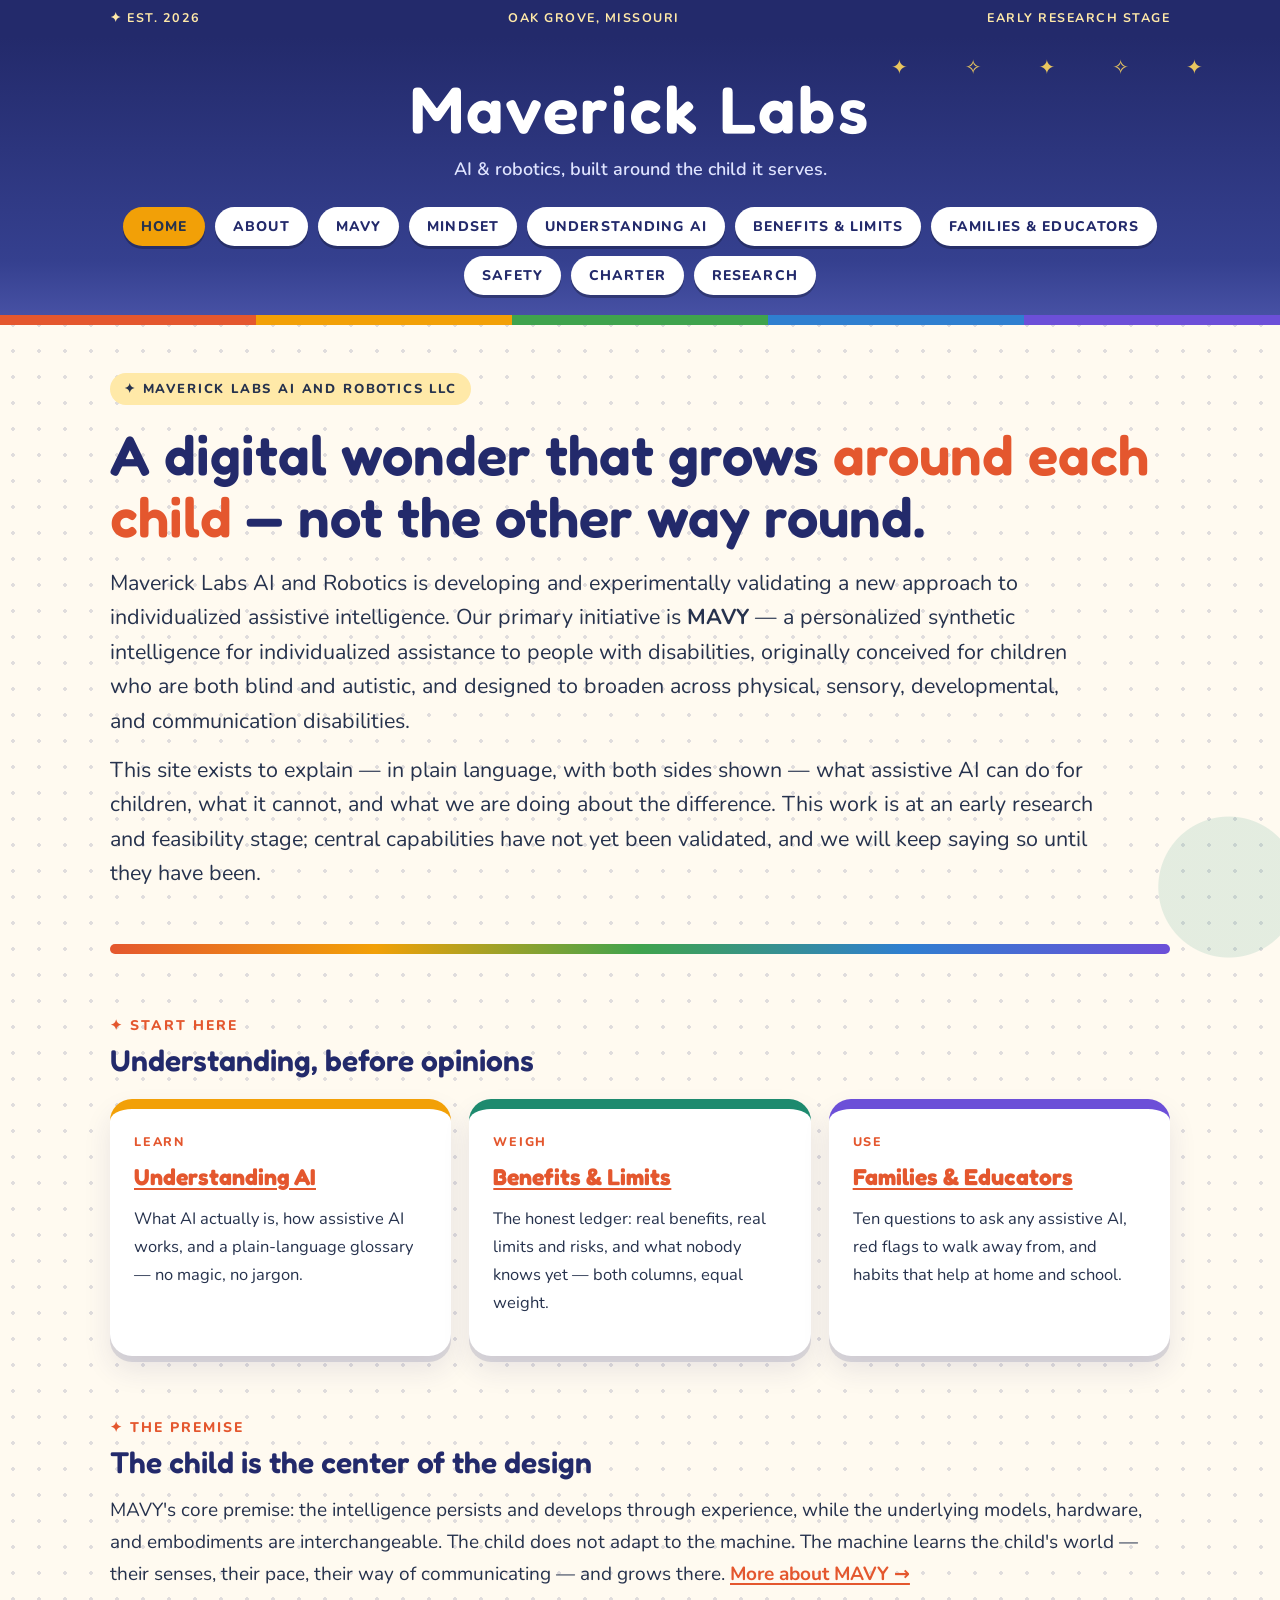
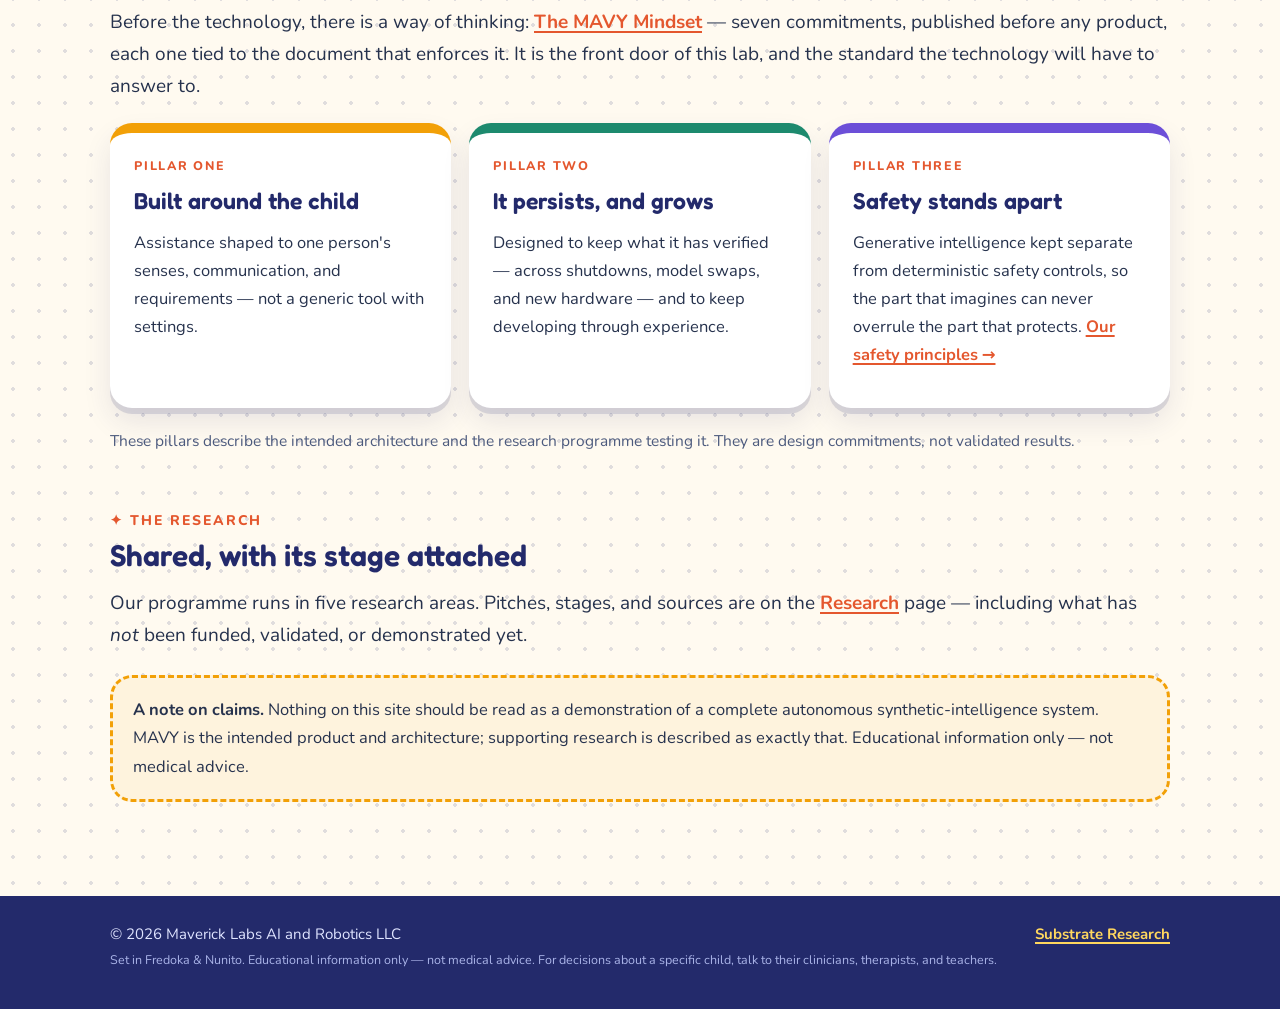
<file: index.html>
<!doctype html><html lang="en"><head><meta charset="utf-8"><meta name="viewport" content="width=device-width,initial-scale=1"><meta name="description" content="Maverick Labs AI and Robotics — developing and experimentally validating a new approach to individualized assistive intelligence. Home of MAVY."><title>Maverick Labs AI and Robotics — A Digital Wonder, Built Around Each Child</title><link rel="canonical" href="https://mavericklabsresearch.org/"><meta property="og:type" content="website"><meta property="og:title" content="Maverick Labs AI and Robotics — A Digital Wonder, Built Around Each Child — Maverick Labs AI and Robotics"><meta property="og:description" content="Maverick Labs AI and Robotics — developing and experimentally validating a new approach to individualized assistive intelligence. Home of MAVY."><meta property="og:url" content="https://mavericklabsresearch.org/"><link rel="preconnect" href="https://fonts.googleapis.com"><link rel="preconnect" href="https://fonts.gstatic.com" crossorigin><link href="https://fonts.googleapis.com/css2?family=Fredoka:wght@500;600&family=Nunito:wght@400;700;800&display=swap" rel="stylesheet"><link rel="stylesheet" href="/assets/site.css"></head><body><a class="skip" href="#main">Skip to content</a><div class="dateline"><div class="container"><span>✦ Est. 2026</span><span>Oak Grove, Missouri</span><span>Early research stage</span></div></div><header><div class="nameplate"><a class="brandname" href="/">Maverick Labs</a><div class="tagline">AI &amp; robotics, built around the child it serves.</div></div><nav class="nav" aria-label="Main navigation"><div class="container"><a href="/" aria-current="page">Home</a><a href="/about/">About</a><a href="/mavy/">MAVY</a><a href="/mindset/">Mindset</a><a href="/understanding-ai/">Understanding AI</a><a href="/benefits-and-limits/">Benefits &amp; Limits</a><a href="/families/">Families &amp; Educators</a><a href="/safety/">Safety</a><a href="/charter/">Charter</a><a href="/research/">Research</a></div></nav><div class="rainbow" aria-hidden="true"></div></header><main id="main">
<section class="pagehead"><div class="container">
<div class="kicker">✦ Maverick Labs AI and Robotics LLC</div>
<h1>A digital wonder that grows <em>around each child</em> — not the other way round.</h1>

<p class="standfirst">Maverick Labs AI and Robotics is developing and experimentally validating a new approach to individualized assistive intelligence. Our primary initiative is <strong>MAVY</strong> — a personalized synthetic intelligence for individualized assistance to people with disabilities, originally conceived for children who are both blind and autistic, and designed to broaden across physical, sensory, developmental, and communication disabilities.</p>
<p class="standfirst">This site exists to explain — in plain language, with both sides shown — what assistive AI can do for children, what it cannot, and what we are doing about the difference. This work is at an early research and feasibility stage; central capabilities have not yet been validated, and we will keep saying so until they have been.</p>
</div></section>
<div class="container"><hr class="rule thick">
<section class="section"><h2><span class="no">✦ Start here</span>Understanding, before opinions</h2>
<div class="cols">
<article><div class="num">Learn</div><h3><a href="/understanding-ai/">Understanding AI</a></h3><p>What AI actually is, how assistive AI works, and a plain-language glossary — no magic, no jargon.</p></article>
<article><div class="num">Weigh</div><h3><a href="/benefits-and-limits/">Benefits &amp; Limits</a></h3><p>The honest ledger: real benefits, real limits and risks, and what nobody knows yet — both columns, equal weight.</p></article>
<article><div class="num">Use</div><h3><a href="/families/">Families &amp; Educators</a></h3><p>Ten questions to ask any assistive AI, red flags to walk away from, and habits that help at home and school.</p></article>
</div></section>
<section class="section"><h2><span class="no">✦ The premise</span>The child is the center of the design</h2>
<p>MAVY's core premise: the intelligence persists and develops through experience, while the underlying models, hardware, and embodiments are interchangeable. The child does not adapt to the machine. The machine learns the child's world — their senses, their pace, their way of communicating — and grows there. <a href="/mavy/">More about MAVY →</a></p>
<p>Before the technology, there is a way of thinking: <a href="/mindset/"><strong>The MAVY Mindset</strong></a> — seven commitments, published before any product, each one tied to the document that enforces it. It is the front door of this lab, and the standard the technology will have to answer to.</p>
<div class="cols">
<article><div class="num">Pillar One</div><h3>Built around the child</h3><p>Assistance shaped to one person's senses, communication, and requirements — not a generic tool with settings.</p></article>
<article><div class="num">Pillar Two</div><h3>It persists, and grows</h3><p>Designed to keep what it has verified — across shutdowns, model swaps, and new hardware — and to keep developing through experience.</p></article>
<article><div class="num">Pillar Three</div><h3>Safety stands apart</h3><p>Generative intelligence kept separate from deterministic safety controls, so the part that imagines can never overrule the part that protects. <a href="/safety/">Our safety principles →</a></p></article>
</div>
<p class="small">These pillars describe the intended architecture and the research programme testing it. They are design commitments, not validated results.</p></section>
<section class="section"><h2><span class="no">✦ The research</span>Shared, with its stage attached</h2>
<p>Our programme runs in five research areas. Pitches, stages, and sources are on the <a href="/research/">Research</a> page — including what has <em>not</em> been funded, validated, or demonstrated yet.</p>
<div class="notice"><strong>A note on claims.</strong> Nothing on this site should be read as a demonstration of a complete autonomous synthetic-intelligence system. MAVY is the intended product and architecture; supporting research is described as exactly that. Educational information only — not medical advice.</div>
</section>

</div></section>
</main><footer class="footer"><div class="container"><div>&copy; 2026 Maverick Labs AI and Robotics LLC<br><span class="colophon">Set in Fredoka &amp; Nunito. Educational information only — not medical advice. For decisions about a specific child, talk to their clinicians, therapists, and teachers.</span></div><div><a href="https://substrateresearch.org/">Substrate Research</a></div></div></footer></body></html>
</file>
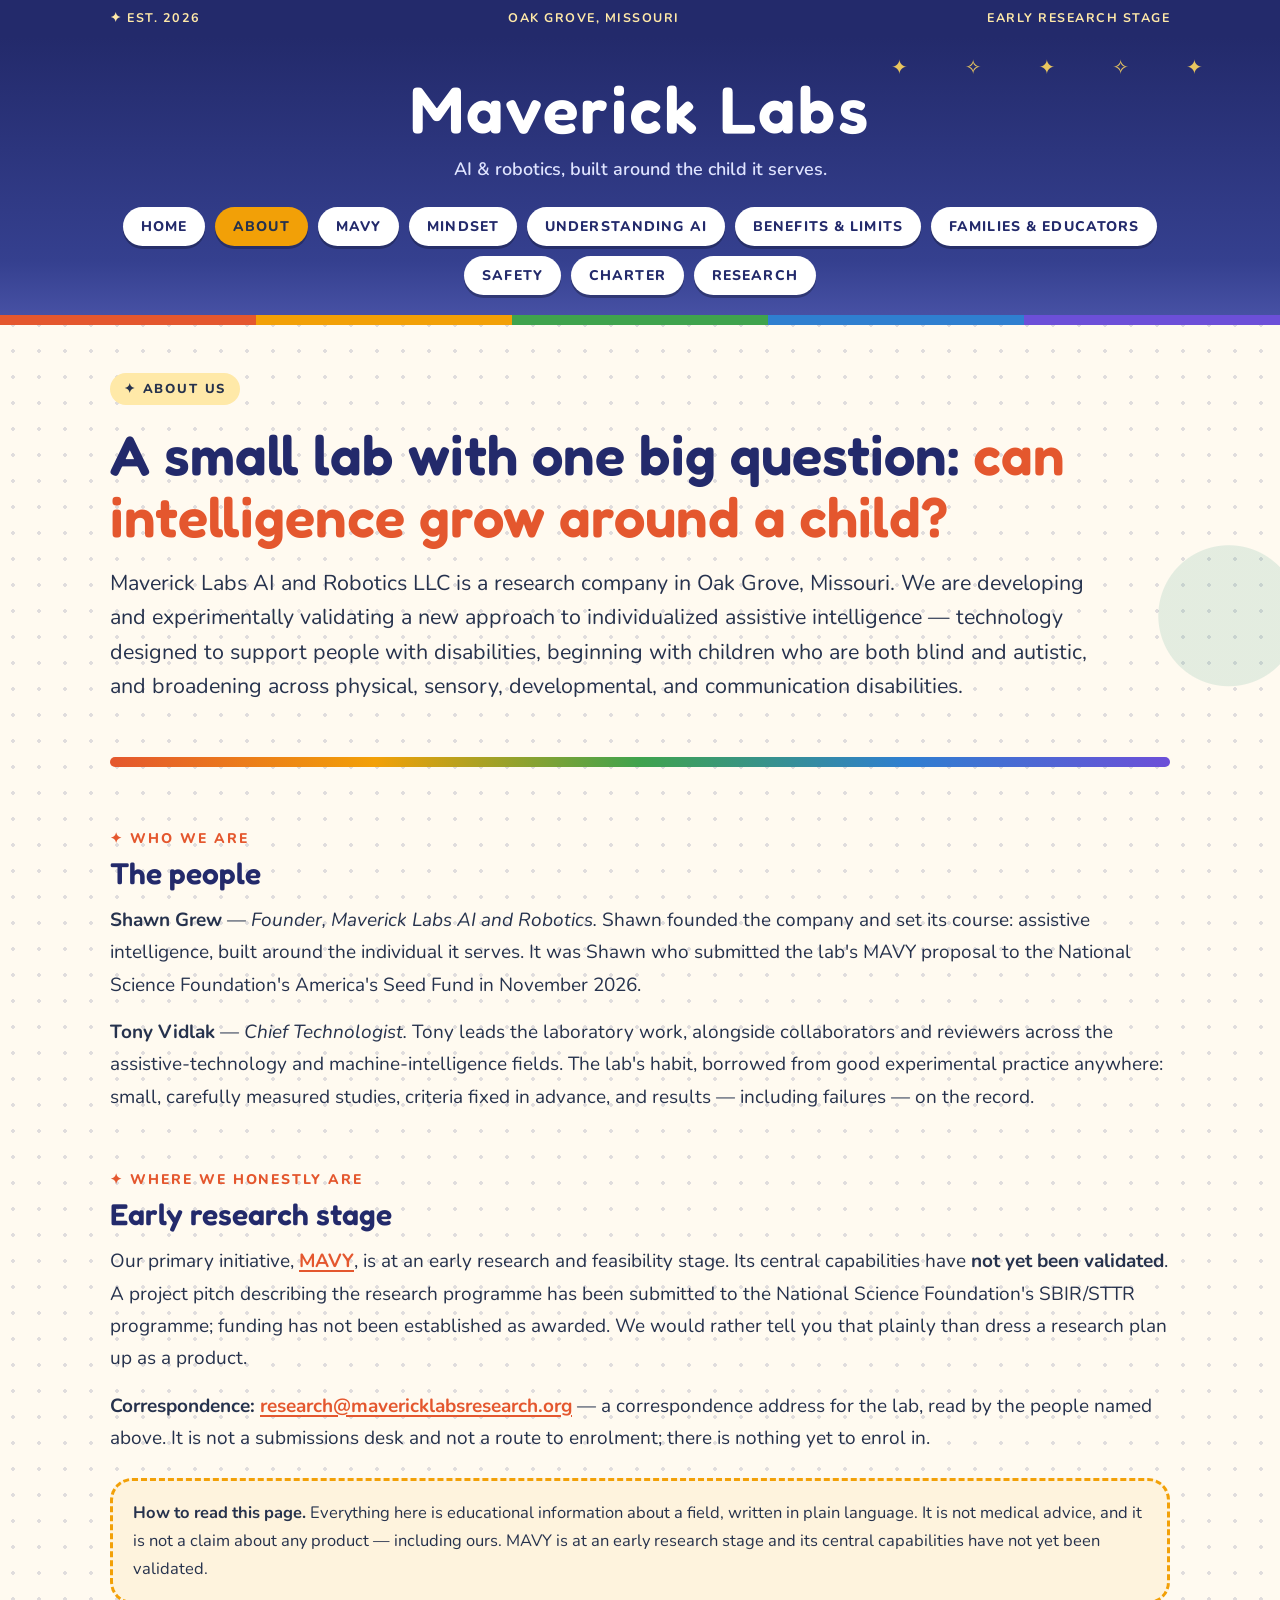
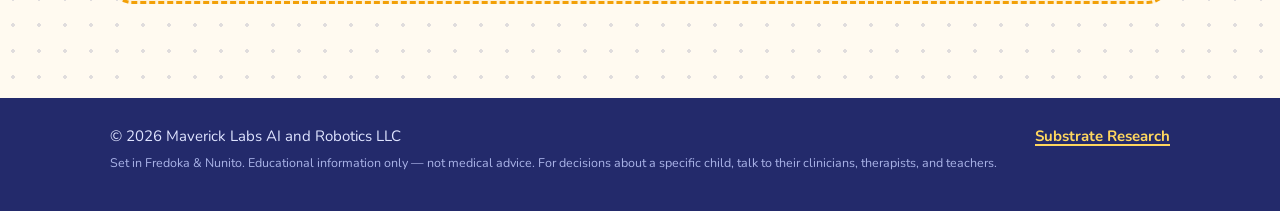
<file: about/index.html>
<!doctype html><html lang="en"><head><meta charset="utf-8"><meta name="viewport" content="width=device-width,initial-scale=1"><meta name="description" content="Who Maverick Labs AI and Robotics is, what we are building, and exactly how far along we are."><title>About Maverick Labs — Maverick Labs AI and Robotics</title><link rel="canonical" href="https://mavericklabsresearch.org/about/"><meta property="og:type" content="website"><meta property="og:title" content="About Maverick Labs — Maverick Labs AI and Robotics"><meta property="og:description" content="Who Maverick Labs AI and Robotics is, what we are building, and exactly how far along we are."><meta property="og:url" content="https://mavericklabsresearch.org/about/"><link rel="preconnect" href="https://fonts.googleapis.com"><link rel="preconnect" href="https://fonts.gstatic.com" crossorigin><link href="https://fonts.googleapis.com/css2?family=Fredoka:wght@500;600&family=Nunito:wght@400;700;800&display=swap" rel="stylesheet"><link rel="stylesheet" href="/assets/site.css"></head><body><a class="skip" href="#main">Skip to content</a><div class="dateline"><div class="container"><span>✦ Est. 2026</span><span>Oak Grove, Missouri</span><span>Early research stage</span></div></div><header><div class="nameplate"><a class="brandname" href="/">Maverick Labs</a><div class="tagline">AI &amp; robotics, built around the child it serves.</div></div><nav class="nav" aria-label="Main navigation"><div class="container"><a href="/">Home</a><a href="/about/" aria-current="page">About</a><a href="/mavy/">MAVY</a><a href="/mindset/">Mindset</a><a href="/understanding-ai/">Understanding AI</a><a href="/benefits-and-limits/">Benefits &amp; Limits</a><a href="/families/">Families &amp; Educators</a><a href="/safety/">Safety</a><a href="/charter/">Charter</a><a href="/research/">Research</a></div></nav><div class="rainbow" aria-hidden="true"></div></header><main id="main">
<section class="pagehead"><div class="container">
<div class="kicker">✦ About us</div>
<h1>A small lab with one big question: <em>can intelligence grow around a child?</em></h1>

<p class="standfirst">Maverick Labs AI and Robotics LLC is a research company in Oak Grove, Missouri. We are developing and experimentally validating a new approach to individualized assistive intelligence — technology designed to support people with disabilities, beginning with children who are both blind and autistic, and broadening across physical, sensory, developmental, and communication disabilities.</p>
</div></section>
<div class="container"><hr class="rule thick">
<section class="section"><h2><span class="no">✦ Who we are</span>The people</h2>
<p><strong>Shawn Grew</strong> — <em>Founder, Maverick Labs AI and Robotics.</em> Shawn founded the company and set its course: assistive intelligence, built around the individual it serves. It was Shawn who submitted the lab's MAVY proposal to the National Science Foundation's America's Seed Fund in November 2026.</p>
<p><strong>Tony Vidlak</strong> — <em>Chief Technologist.</em> Tony leads the laboratory work, alongside collaborators and reviewers across the assistive-technology and machine-intelligence fields. The lab's habit, borrowed from good experimental practice anywhere: small, carefully measured studies, criteria fixed in advance, and results — including failures — on the record.</p></section>
<section class="section"><h2><span class="no">✦ Where we honestly are</span>Early research stage</h2>
<p>Our primary initiative, <a href="/mavy/">MAVY</a>, is at an early research and feasibility stage. Its central capabilities have <strong>not yet been validated</strong>. A project pitch describing the research programme has been submitted to the National Science Foundation's SBIR/STTR programme; funding has not been established as awarded. We would rather tell you that plainly than dress a research plan up as a product.</p>
<p><strong>Correspondence:</strong> <a href="mailto:research@mavericklabsresearch.org">research@mavericklabsresearch.org</a> — a correspondence address for the lab, read by the people named above. It is not a submissions desk and not a route to enrolment; there is nothing yet to enrol in.</p>
<div class="notice"><strong>How to read this page.</strong> Everything here is educational information about a field, written in plain language. It is not medical advice, and it is not a claim about any product — including ours. MAVY is at an early research stage and its central capabilities have not yet been validated.</div>
</section>

</div></section>
</main><footer class="footer"><div class="container"><div>&copy; 2026 Maverick Labs AI and Robotics LLC<br><span class="colophon">Set in Fredoka &amp; Nunito. Educational information only — not medical advice. For decisions about a specific child, talk to their clinicians, therapists, and teachers.</span></div><div><a href="https://substrateresearch.org/">Substrate Research</a></div></div></footer></body></html>
</file>
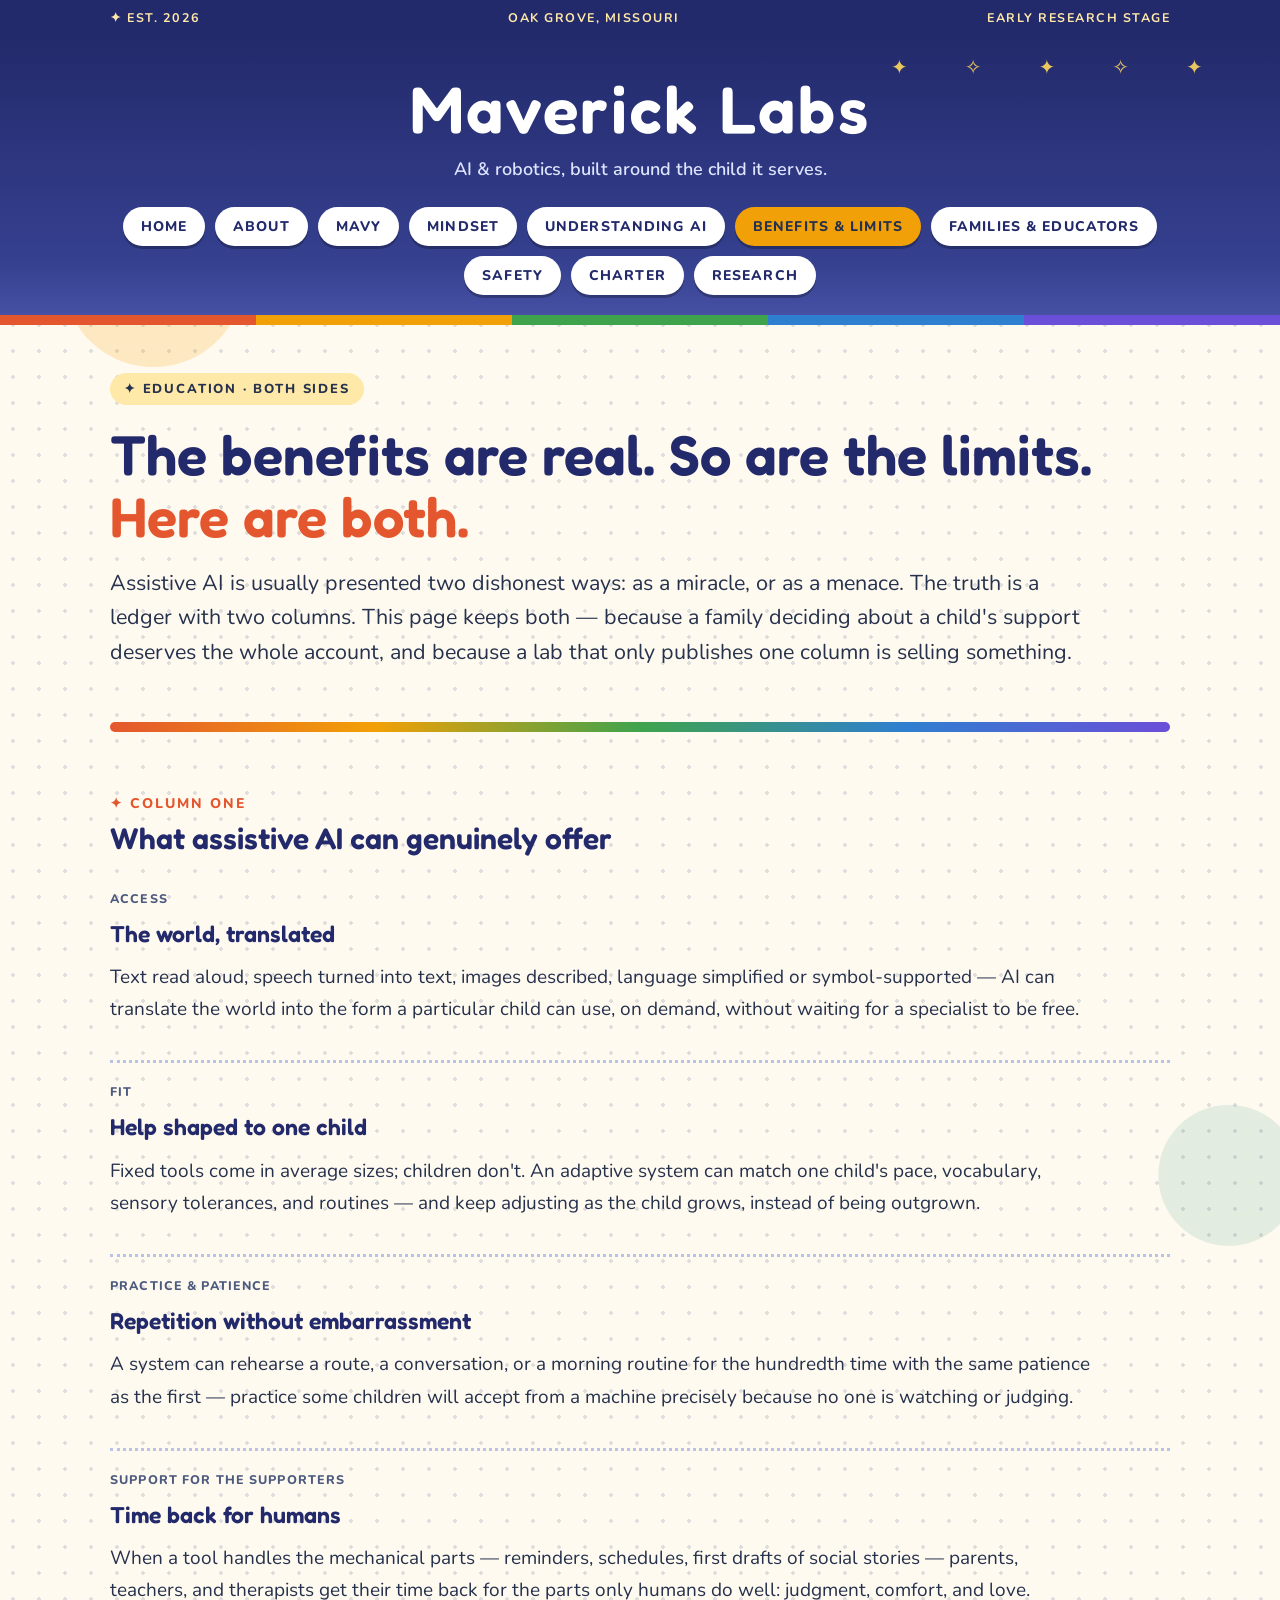
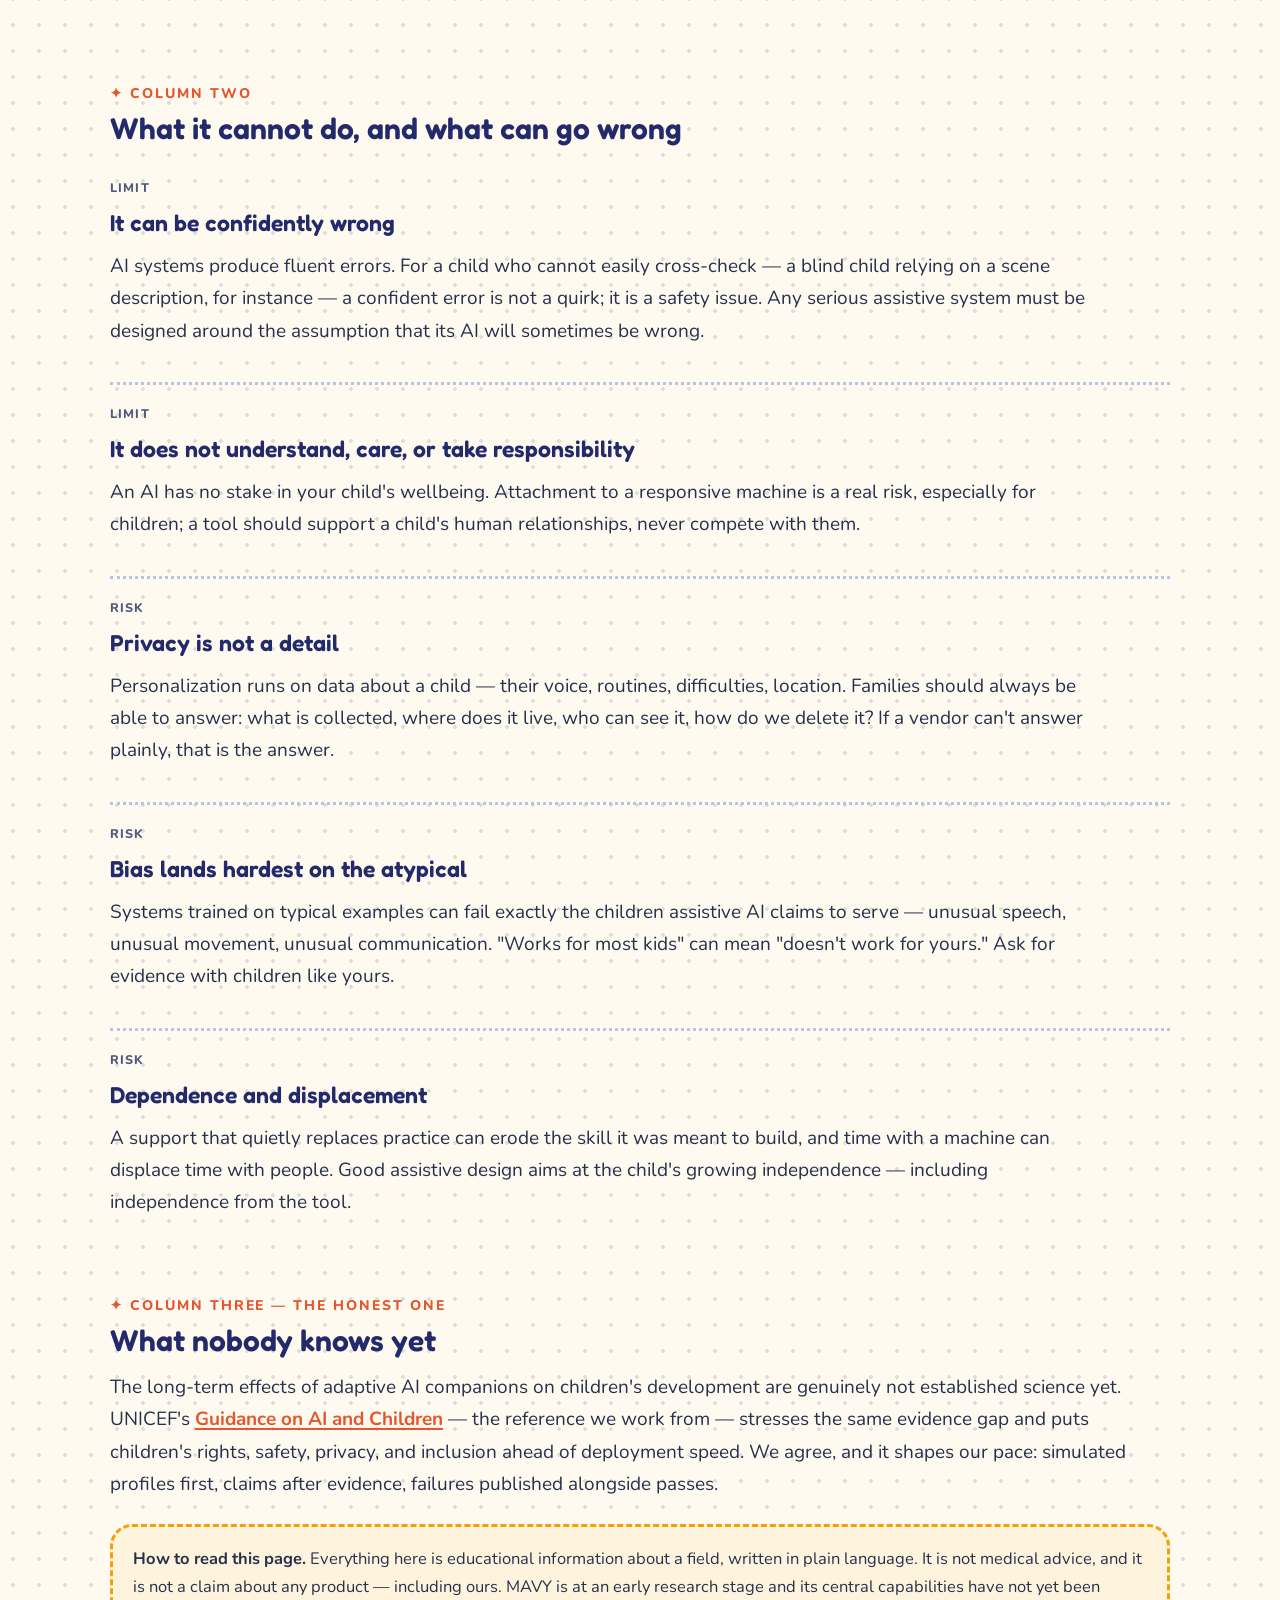
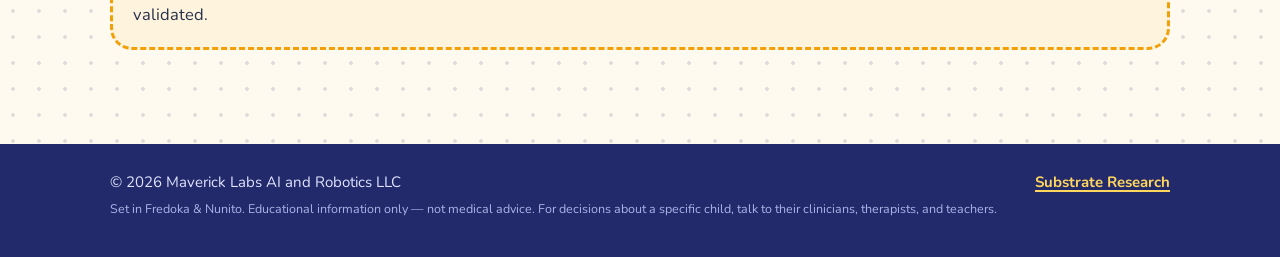
<file: benefits-and-limits/index.html>
<!doctype html><html lang="en"><head><meta charset="utf-8"><meta name="viewport" content="width=device-width,initial-scale=1"><meta name="description" content="What assistive AI can genuinely offer children with disabilities, what it cannot do, its risks, and what nobody knows yet — both sides, equal weight."><title>Benefits & Limits — The Honest Ledger — Maverick Labs AI and Robotics</title><link rel="canonical" href="https://mavericklabsresearch.org/benefits-and-limits/"><meta property="og:type" content="website"><meta property="og:title" content="Benefits & Limits — The Honest Ledger — Maverick Labs AI and Robotics"><meta property="og:description" content="What assistive AI can genuinely offer children with disabilities, what it cannot do, its risks, and what nobody knows yet — both sides, equal weight."><meta property="og:url" content="https://mavericklabsresearch.org/benefits-and-limits/"><link rel="preconnect" href="https://fonts.googleapis.com"><link rel="preconnect" href="https://fonts.gstatic.com" crossorigin><link href="https://fonts.googleapis.com/css2?family=Fredoka:wght@500;600&family=Nunito:wght@400;700;800&display=swap" rel="stylesheet"><link rel="stylesheet" href="/assets/site.css"></head><body><a class="skip" href="#main">Skip to content</a><div class="dateline"><div class="container"><span>✦ Est. 2026</span><span>Oak Grove, Missouri</span><span>Early research stage</span></div></div><header><div class="nameplate"><a class="brandname" href="/">Maverick Labs</a><div class="tagline">AI &amp; robotics, built around the child it serves.</div></div><nav class="nav" aria-label="Main navigation"><div class="container"><a href="/">Home</a><a href="/about/">About</a><a href="/mavy/">MAVY</a><a href="/mindset/">Mindset</a><a href="/understanding-ai/">Understanding AI</a><a href="/benefits-and-limits/" aria-current="page">Benefits &amp; Limits</a><a href="/families/">Families &amp; Educators</a><a href="/safety/">Safety</a><a href="/charter/">Charter</a><a href="/research/">Research</a></div></nav><div class="rainbow" aria-hidden="true"></div></header><main id="main">
<section class="pagehead"><div class="container">
<div class="kicker">✦ Education · Both sides</div>
<h1>The benefits are real. So are the limits. <em>Here are both.</em></h1>

<p class="standfirst">Assistive AI is usually presented two dishonest ways: as a miracle, or as a menace. The truth is a ledger with two columns. This page keeps both — because a family deciding about a child's support deserves the whole account, and because a lab that only publishes one column is selling something.</p>
</div></section>
<div class="container"><hr class="rule thick">
<section class="section"><h2><span class="no">✦ Column one</span>What assistive AI can genuinely offer</h2>
<div class="entry"><div class="meta">Access</div><h3>The world, translated</h3><p>Text read aloud, speech turned into text, images described, language simplified or symbol-supported — AI can translate the world into the form a particular child can use, on demand, without waiting for a specialist to be free.</p></div>
<div class="entry"><div class="meta">Fit</div><h3>Help shaped to one child</h3><p>Fixed tools come in average sizes; children don't. An adaptive system can match one child's pace, vocabulary, sensory tolerances, and routines — and keep adjusting as the child grows, instead of being outgrown.</p></div>
<div class="entry"><div class="meta">Practice &amp; patience</div><h3>Repetition without embarrassment</h3><p>A system can rehearse a route, a conversation, or a morning routine for the hundredth time with the same patience as the first — practice some children will accept from a machine precisely because no one is watching or judging.</p></div>
<div class="entry"><div class="meta">Support for the supporters</div><h3>Time back for humans</h3><p>When a tool handles the mechanical parts — reminders, schedules, first drafts of social stories — parents, teachers, and therapists get their time back for the parts only humans do well: judgment, comfort, and love.</p></div>
</section>
<section class="section"><h2><span class="no">✦ Column two</span>What it cannot do, and what can go wrong</h2>
<div class="entry"><div class="meta">Limit</div><h3>It can be confidently wrong</h3><p>AI systems produce fluent errors. For a child who cannot easily cross-check — a blind child relying on a scene description, for instance — a confident error is not a quirk; it is a safety issue. Any serious assistive system must be designed around the assumption that its AI will sometimes be wrong.</p></div>
<div class="entry"><div class="meta">Limit</div><h3>It does not understand, care, or take responsibility</h3><p>An AI has no stake in your child's wellbeing. Attachment to a responsive machine is a real risk, especially for children; a tool should support a child's human relationships, never compete with them.</p></div>
<div class="entry"><div class="meta">Risk</div><h3>Privacy is not a detail</h3><p>Personalization runs on data about a child — their voice, routines, difficulties, location. Families should always be able to answer: what is collected, where does it live, who can see it, how do we delete it? If a vendor can't answer plainly, that is the answer.</p></div>
<div class="entry"><div class="meta">Risk</div><h3>Bias lands hardest on the atypical</h3><p>Systems trained on typical examples can fail exactly the children assistive AI claims to serve — unusual speech, unusual movement, unusual communication. "Works for most kids" can mean "doesn't work for yours." Ask for evidence with children like yours.</p></div>
<div class="entry"><div class="meta">Risk</div><h3>Dependence and displacement</h3><p>A support that quietly replaces practice can erode the skill it was meant to build, and time with a machine can displace time with people. Good assistive design aims at the child's growing independence — including independence from the tool.</p></div>
</section>
<section class="section"><h2><span class="no">✦ Column three — the honest one</span>What nobody knows yet</h2>
<p>The long-term effects of adaptive AI companions on children's development are genuinely not established science yet. UNICEF's <a href="https://www.unicef.org/innocenti/reports/policy-guidance-ai-children">Guidance on AI and Children</a> — the reference we work from — stresses the same evidence gap and puts children's rights, safety, privacy, and inclusion ahead of deployment speed. We agree, and it shapes our pace: simulated profiles first, claims after evidence, failures published alongside passes.</p>
<div class="notice"><strong>How to read this page.</strong> Everything here is educational information about a field, written in plain language. It is not medical advice, and it is not a claim about any product — including ours. MAVY is at an early research stage and its central capabilities have not yet been validated.</div>
</section>

</div></section>
</main><footer class="footer"><div class="container"><div>&copy; 2026 Maverick Labs AI and Robotics LLC<br><span class="colophon">Set in Fredoka &amp; Nunito. Educational information only — not medical advice. For decisions about a specific child, talk to their clinicians, therapists, and teachers.</span></div><div><a href="https://substrateresearch.org/">Substrate Research</a></div></div></footer></body></html>
</file>
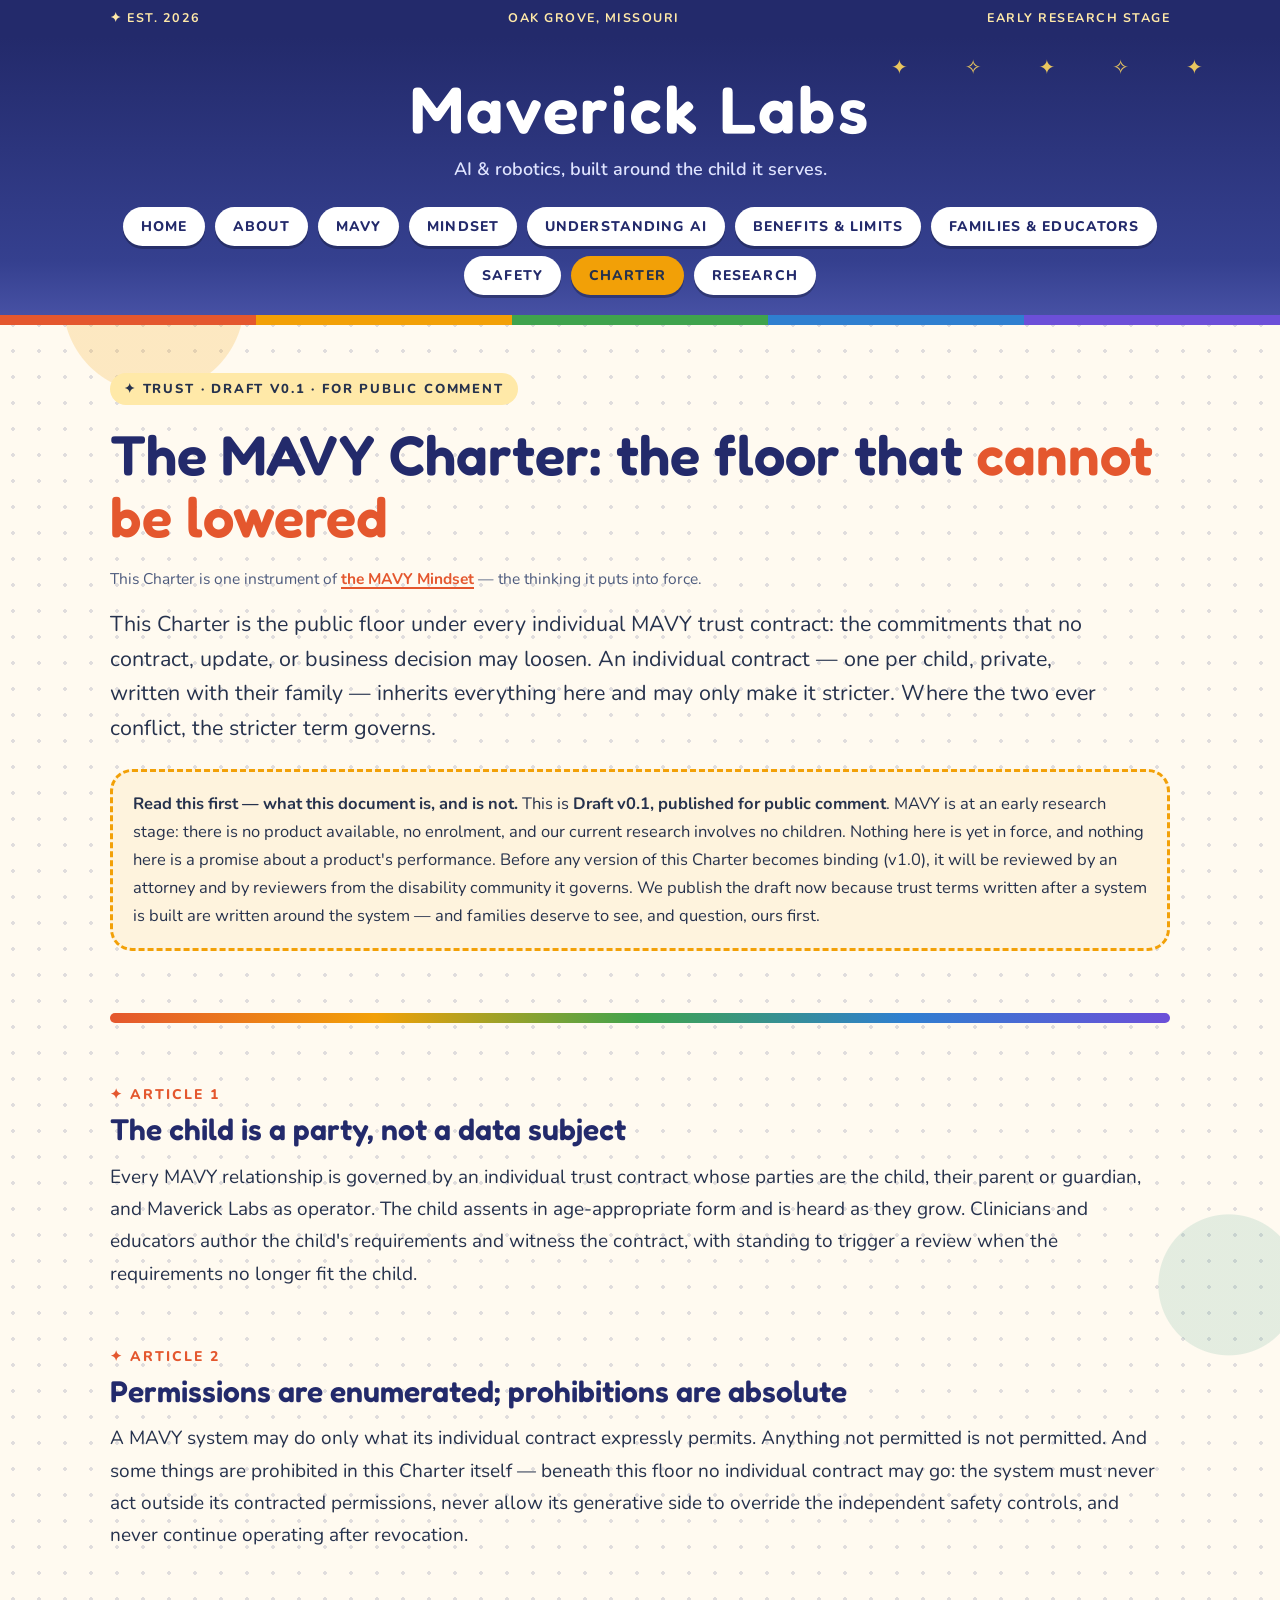
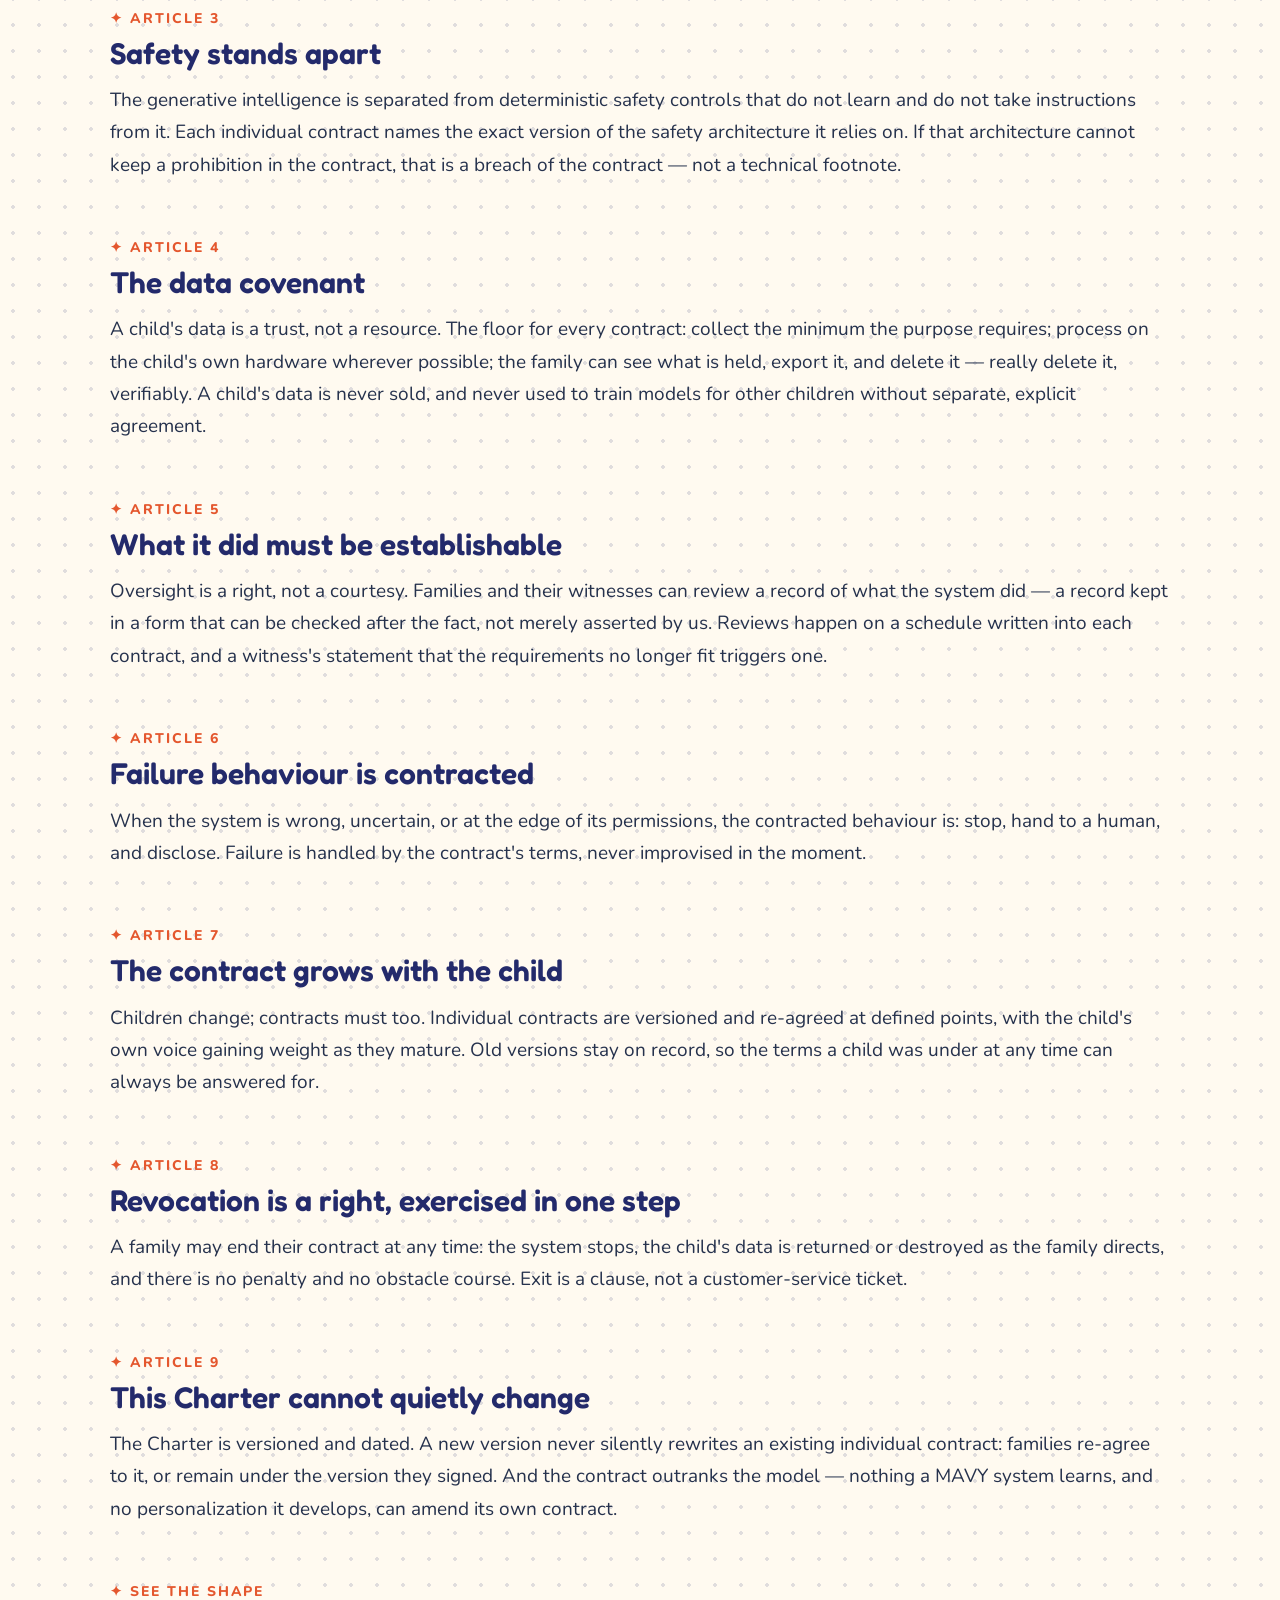
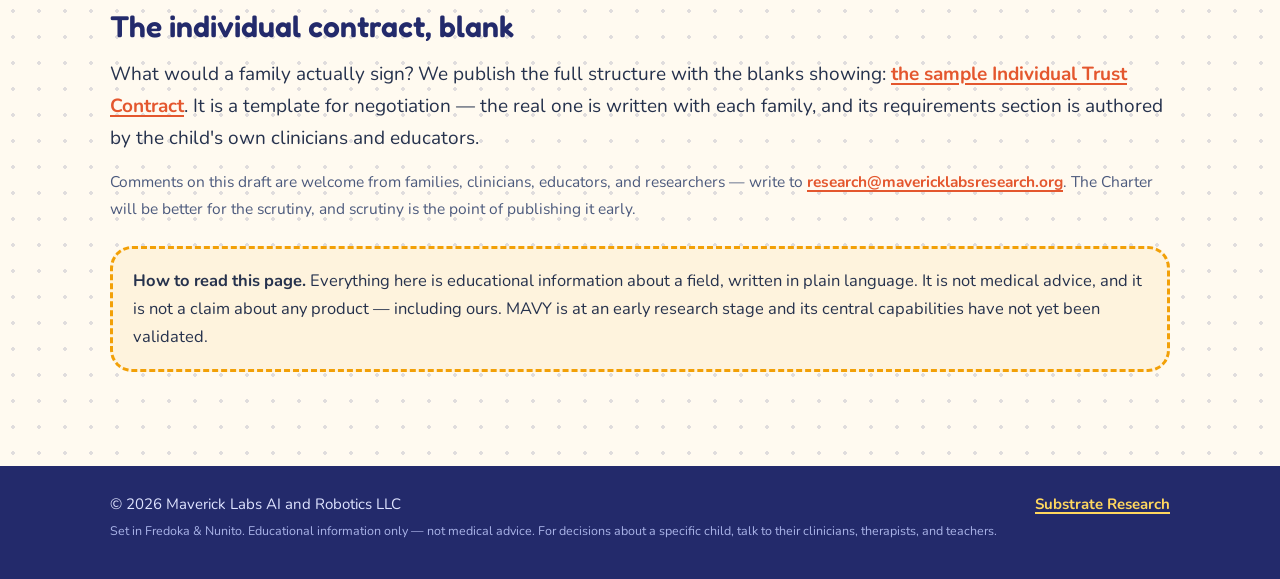
<file: charter/index.html>
<!doctype html><html lang="en"><head><meta charset="utf-8"><meta name="viewport" content="width=device-width,initial-scale=1"><meta name="description" content="The MAVY Charter (Draft v0.1): the public, non-negotiable floor under every MAVY trust contract — published for comment before anything is in force."><title>The MAVY Charter — Draft for Public Comment — Maverick Labs AI and Robotics</title><link rel="canonical" href="https://mavericklabsresearch.org/charter/"><meta property="og:type" content="website"><meta property="og:title" content="The MAVY Charter — Draft for Public Comment — Maverick Labs AI and Robotics"><meta property="og:description" content="The MAVY Charter (Draft v0.1): the public, non-negotiable floor under every MAVY trust contract — published for comment before anything is in force."><meta property="og:url" content="https://mavericklabsresearch.org/charter/"><link rel="preconnect" href="https://fonts.googleapis.com"><link rel="preconnect" href="https://fonts.gstatic.com" crossorigin><link href="https://fonts.googleapis.com/css2?family=Fredoka:wght@500;600&family=Nunito:wght@400;700;800&display=swap" rel="stylesheet"><link rel="stylesheet" href="/assets/site.css"></head><body><a class="skip" href="#main">Skip to content</a><div class="dateline"><div class="container"><span>✦ Est. 2026</span><span>Oak Grove, Missouri</span><span>Early research stage</span></div></div><header><div class="nameplate"><a class="brandname" href="/">Maverick Labs</a><div class="tagline">AI &amp; robotics, built around the child it serves.</div></div><nav class="nav" aria-label="Main navigation"><div class="container"><a href="/">Home</a><a href="/about/">About</a><a href="/mavy/">MAVY</a><a href="/mindset/">Mindset</a><a href="/understanding-ai/">Understanding AI</a><a href="/benefits-and-limits/">Benefits &amp; Limits</a><a href="/families/">Families &amp; Educators</a><a href="/safety/">Safety</a><a href="/charter/" aria-current="page">Charter</a><a href="/research/">Research</a></div></nav><div class="rainbow" aria-hidden="true"></div></header><main id="main">
<section class="pagehead"><div class="container">
<div class="kicker">✦ Trust · Draft v0.1 · For public comment</div>
<h1>The MAVY Charter: the floor that <em>cannot be lowered</em></h1>

<p class="small">This Charter is one instrument of <a href="/mindset/">the MAVY Mindset</a> — the thinking it puts into force.</p>
<p class="standfirst">This Charter is the public floor under every individual MAVY trust contract: the commitments that no contract, update, or business decision may loosen. An individual contract — one per child, private, written with their family — inherits everything here and may only make it stricter. Where the two ever conflict, the stricter term governs.</p>
<div class="notice"><strong>Read this first — what this document is, and is not.</strong> This is <strong>Draft v0.1, published for public comment</strong>. MAVY is at an early research stage: there is no product available, no enrolment, and our current research involves no children. Nothing here is yet in force, and nothing here is a promise about a product's performance. Before any version of this Charter becomes binding (v1.0), it will be reviewed by an attorney and by reviewers from the disability community it governs. We publish the draft now because trust terms written after a system is built are written around the system — and families deserve to see, and question, ours first.</div>
</div></section>
<div class="container"><hr class="rule thick">
<section class="section"><h2><span class="no">✦ Article 1</span>The child is a party, not a data subject</h2>
<p>Every MAVY relationship is governed by an individual trust contract whose parties are the child, their parent or guardian, and Maverick Labs as operator. The child assents in age-appropriate form and is heard as they grow. Clinicians and educators author the child's requirements and witness the contract, with standing to trigger a review when the requirements no longer fit the child.</p></section>
<section class="section"><h2><span class="no">✦ Article 2</span>Permissions are enumerated; prohibitions are absolute</h2>
<p>A MAVY system may do only what its individual contract expressly permits. Anything not permitted is not permitted. And some things are prohibited in this Charter itself — beneath this floor no individual contract may go: the system must never act outside its contracted permissions, never allow its generative side to override the independent safety controls, and never continue operating after revocation.</p></section>
<section class="section"><h2><span class="no">✦ Article 3</span>Safety stands apart</h2>
<p>The generative intelligence is separated from deterministic safety controls that do not learn and do not take instructions from it. Each individual contract names the exact version of the safety architecture it relies on. If that architecture cannot keep a prohibition in the contract, that is a breach of the contract — not a technical footnote.</p></section>
<section class="section"><h2><span class="no">✦ Article 4</span>The data covenant</h2>
<p>A child's data is a trust, not a resource. The floor for every contract: collect the minimum the purpose requires; process on the child's own hardware wherever possible; the family can see what is held, export it, and delete it — really delete it, verifiably. A child's data is never sold, and never used to train models for other children without separate, explicit agreement.</p></section>
<section class="section"><h2><span class="no">✦ Article 5</span>What it did must be establishable</h2>
<p>Oversight is a right, not a courtesy. Families and their witnesses can review a record of what the system did — a record kept in a form that can be checked after the fact, not merely asserted by us. Reviews happen on a schedule written into each contract, and a witness's statement that the requirements no longer fit triggers one.</p></section>
<section class="section"><h2><span class="no">✦ Article 6</span>Failure behaviour is contracted</h2>
<p>When the system is wrong, uncertain, or at the edge of its permissions, the contracted behaviour is: stop, hand to a human, and disclose. Failure is handled by the contract's terms, never improvised in the moment.</p></section>
<section class="section"><h2><span class="no">✦ Article 7</span>The contract grows with the child</h2>
<p>Children change; contracts must too. Individual contracts are versioned and re-agreed at defined points, with the child's own voice gaining weight as they mature. Old versions stay on record, so the terms a child was under at any time can always be answered for.</p></section>
<section class="section"><h2><span class="no">✦ Article 8</span>Revocation is a right, exercised in one step</h2>
<p>A family may end their contract at any time: the system stops, the child's data is returned or destroyed as the family directs, and there is no penalty and no obstacle course. Exit is a clause, not a customer-service ticket.</p></section>
<section class="section"><h2><span class="no">✦ Article 9</span>This Charter cannot quietly change</h2>
<p>The Charter is versioned and dated. A new version never silently rewrites an existing individual contract: families re-agree to it, or remain under the version they signed. And the contract outranks the model — nothing a MAVY system learns, and no personalization it develops, can amend its own contract.</p></section>
<section class="section"><h2><span class="no">✦ See the shape</span>The individual contract, blank</h2>
<p>What would a family actually sign? We publish the full structure with the blanks showing: <a href="/charter/sample-contract/">the sample Individual Trust Contract</a>. It is a template for negotiation — the real one is written with each family, and its requirements section is authored by the child's own clinicians and educators.</p>
<p class="small">Comments on this draft are welcome from families, clinicians, educators, and researchers — write to <a href="mailto:research@mavericklabsresearch.org">research@mavericklabsresearch.org</a>. The Charter will be better for the scrutiny, and scrutiny is the point of publishing it early.</p>
<div class="notice"><strong>How to read this page.</strong> Everything here is educational information about a field, written in plain language. It is not medical advice, and it is not a claim about any product — including ours. MAVY is at an early research stage and its central capabilities have not yet been validated.</div>
</section>

</div></section>
</main><footer class="footer"><div class="container"><div>&copy; 2026 Maverick Labs AI and Robotics LLC<br><span class="colophon">Set in Fredoka &amp; Nunito. Educational information only — not medical advice. For decisions about a specific child, talk to their clinicians, therapists, and teachers.</span></div><div><a href="https://substrateresearch.org/">Substrate Research</a></div></div></footer></body></html>
</file>
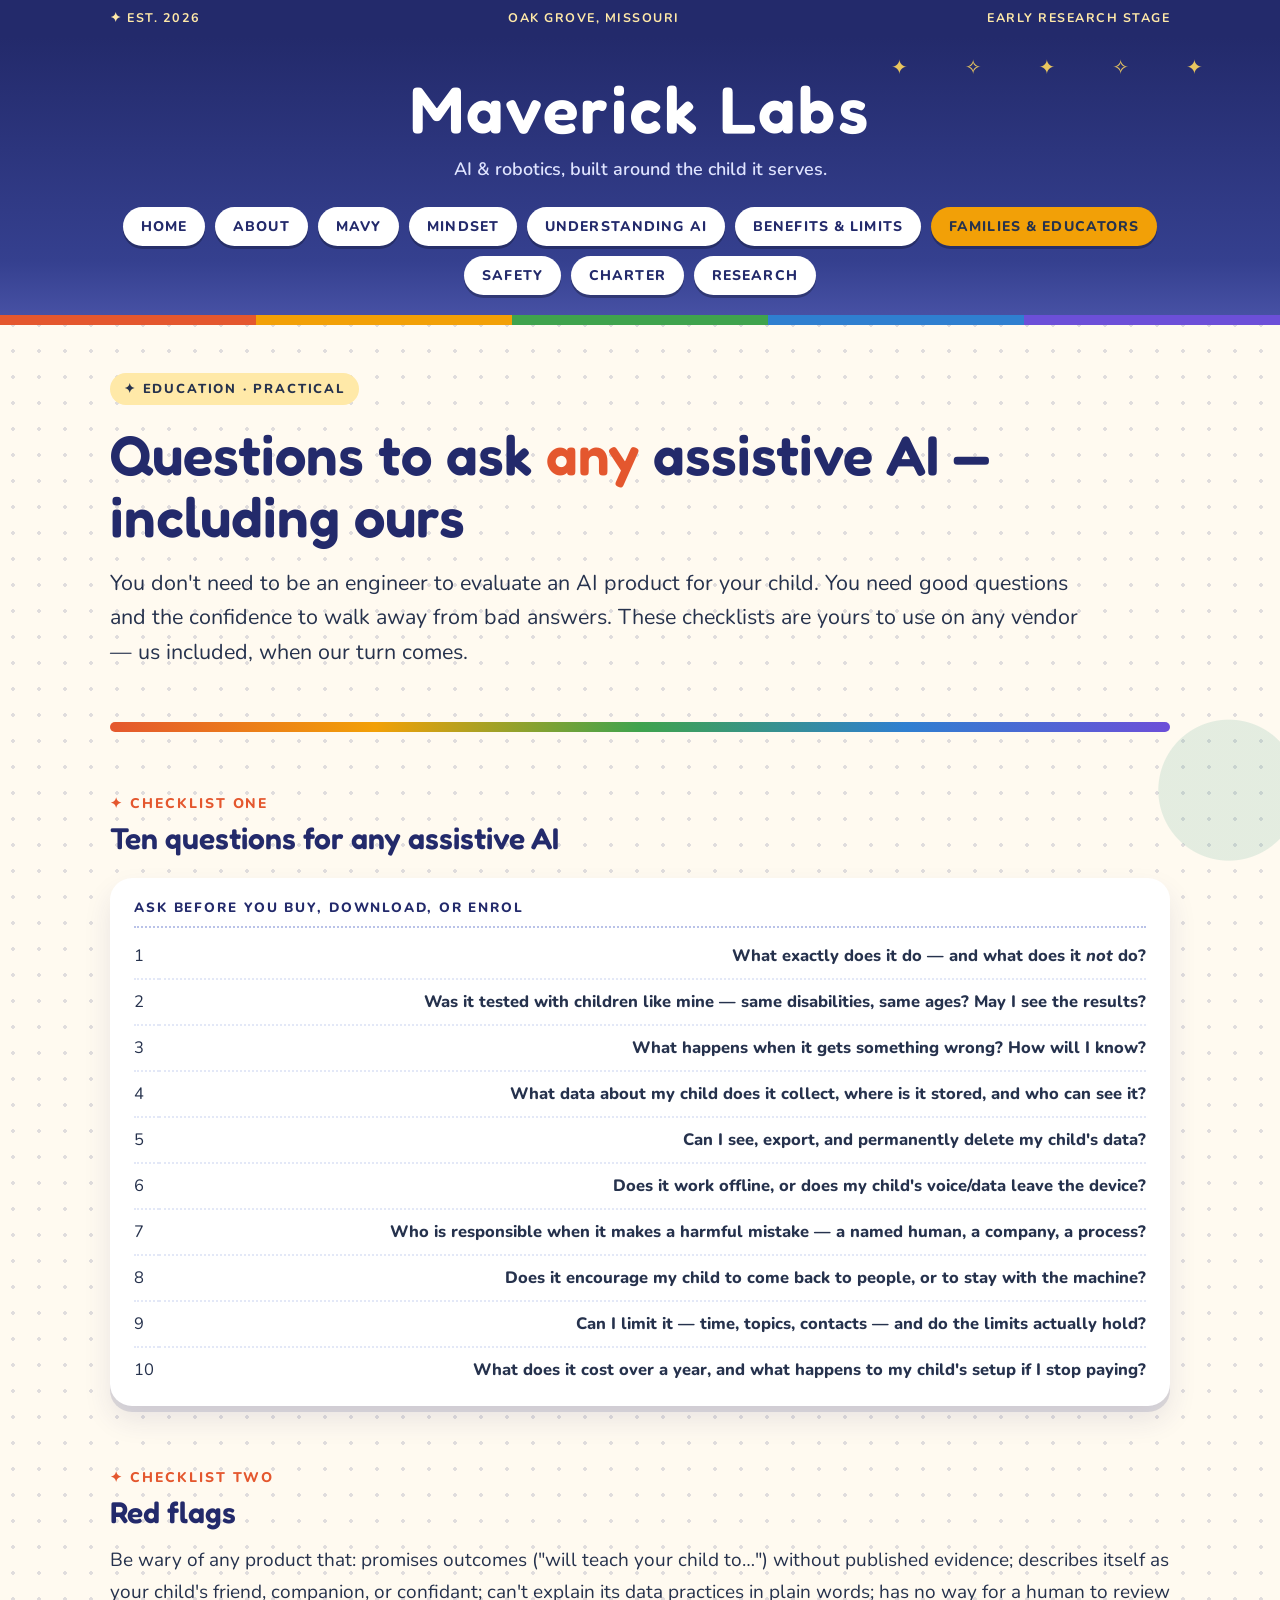
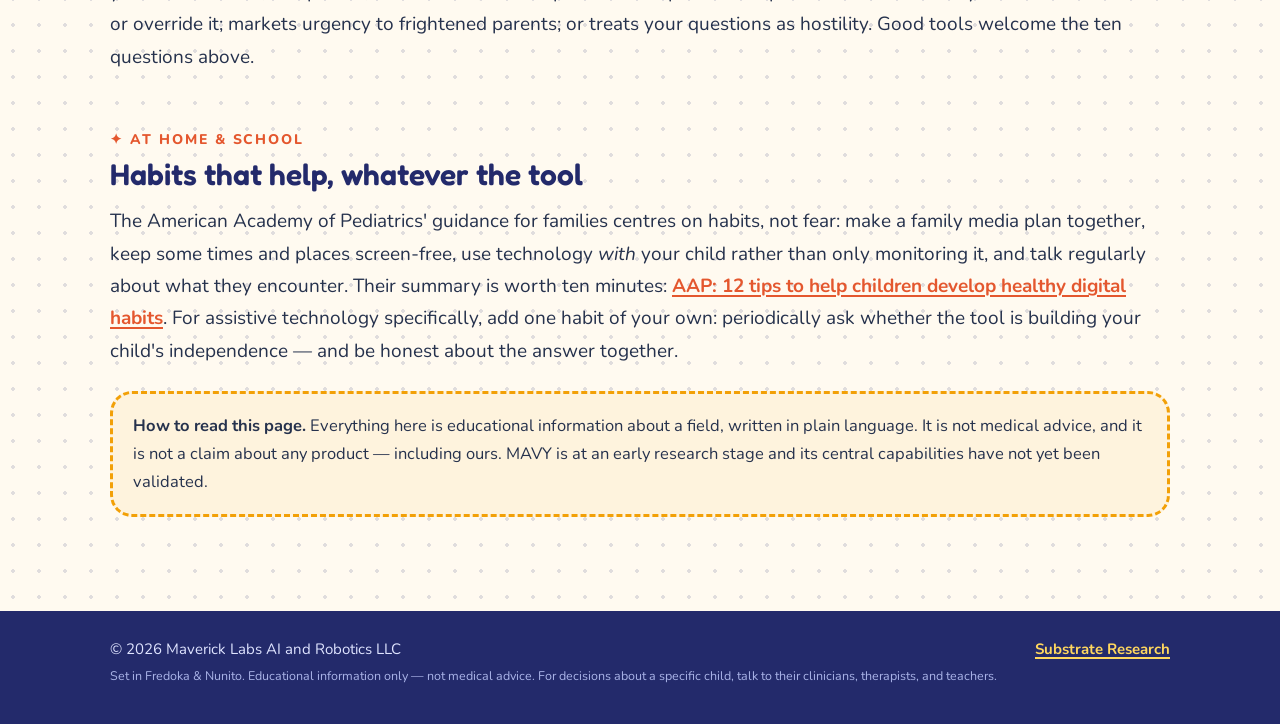
<file: families/index.html>
<!doctype html><html lang="en"><head><meta charset="utf-8"><meta name="viewport" content="width=device-width,initial-scale=1"><meta name="description" content="Practical checklists for parents, caregivers, and teachers: questions to ask any assistive AI, red flags, privacy checks, and healthy digital habits."><title>For Families & Educators — Practical Guides — Maverick Labs AI and Robotics</title><link rel="canonical" href="https://mavericklabsresearch.org/families/"><meta property="og:type" content="website"><meta property="og:title" content="For Families & Educators — Practical Guides — Maverick Labs AI and Robotics"><meta property="og:description" content="Practical checklists for parents, caregivers, and teachers: questions to ask any assistive AI, red flags, privacy checks, and healthy digital habits."><meta property="og:url" content="https://mavericklabsresearch.org/families/"><link rel="preconnect" href="https://fonts.googleapis.com"><link rel="preconnect" href="https://fonts.gstatic.com" crossorigin><link href="https://fonts.googleapis.com/css2?family=Fredoka:wght@500;600&family=Nunito:wght@400;700;800&display=swap" rel="stylesheet"><link rel="stylesheet" href="/assets/site.css"></head><body><a class="skip" href="#main">Skip to content</a><div class="dateline"><div class="container"><span>✦ Est. 2026</span><span>Oak Grove, Missouri</span><span>Early research stage</span></div></div><header><div class="nameplate"><a class="brandname" href="/">Maverick Labs</a><div class="tagline">AI &amp; robotics, built around the child it serves.</div></div><nav class="nav" aria-label="Main navigation"><div class="container"><a href="/">Home</a><a href="/about/">About</a><a href="/mavy/">MAVY</a><a href="/mindset/">Mindset</a><a href="/understanding-ai/">Understanding AI</a><a href="/benefits-and-limits/">Benefits &amp; Limits</a><a href="/families/" aria-current="page">Families &amp; Educators</a><a href="/safety/">Safety</a><a href="/charter/">Charter</a><a href="/research/">Research</a></div></nav><div class="rainbow" aria-hidden="true"></div></header><main id="main">
<section class="pagehead"><div class="container">
<div class="kicker">✦ Education · Practical</div>
<h1>Questions to ask <em>any</em> assistive AI — including ours</h1>

<p class="standfirst">You don't need to be an engineer to evaluate an AI product for your child. You need good questions and the confidence to walk away from bad answers. These checklists are yours to use on any vendor — us included, when our turn comes.</p>
</div></section>
<div class="container"><hr class="rule thick">
<section class="section"><h2><span class="no">✦ Checklist one</span>Ten questions for any assistive AI</h2>
<div class="ledger"><h3>Ask before you buy, download, or enrol</h3>
<table>
<tr><td>1</td><td>What exactly does it do — and what does it <em>not</em> do?</td></tr>
<tr><td>2</td><td>Was it tested with children like mine — same disabilities, same ages? May I see the results?</td></tr>
<tr><td>3</td><td>What happens when it gets something wrong? How will I know?</td></tr>
<tr><td>4</td><td>What data about my child does it collect, where is it stored, and who can see it?</td></tr>
<tr><td>5</td><td>Can I see, export, and permanently delete my child's data?</td></tr>
<tr><td>6</td><td>Does it work offline, or does my child's voice/data leave the device?</td></tr>
<tr><td>7</td><td>Who is responsible when it makes a harmful mistake — a named human, a company, a process?</td></tr>
<tr><td>8</td><td>Does it encourage my child to come back to people, or to stay with the machine?</td></tr>
<tr><td>9</td><td>Can I limit it — time, topics, contacts — and do the limits actually hold?</td></tr>
<tr><td>10</td><td>What does it cost over a year, and what happens to my child's setup if I stop paying?</td></tr>
</table></div></section>
<section class="section"><h2><span class="no">✦ Checklist two</span>Red flags</h2>
<p>Be wary of any product that: promises outcomes ("will teach your child to…") without published evidence; describes itself as your child's friend, companion, or confidant; can't explain its data practices in plain words; has no way for a human to review or override it; markets urgency to frightened parents; or treats your questions as hostility. Good tools welcome the ten questions above.</p></section>
<section class="section"><h2><span class="no">✦ At home &amp; school</span>Habits that help, whatever the tool</h2>
<p>The American Academy of Pediatrics' guidance for families centres on habits, not fear: make a family media plan together, keep some times and places screen-free, use technology <em>with</em> your child rather than only monitoring it, and talk regularly about what they encounter. Their summary is worth ten minutes: <a href="https://www.aap.org/en/news-room/news-releases/health--safety-tips/american-academy-of-pediatrics-offers-12-tips-to-help-children-develop-healthy-digital-habits/">AAP: 12 tips to help children develop healthy digital habits</a>. For assistive technology specifically, add one habit of your own: periodically ask whether the tool is building your child's independence — and be honest about the answer together.</p>
<div class="notice"><strong>How to read this page.</strong> Everything here is educational information about a field, written in plain language. It is not medical advice, and it is not a claim about any product — including ours. MAVY is at an early research stage and its central capabilities have not yet been validated.</div>
</section>

</div></section>
</main><footer class="footer"><div class="container"><div>&copy; 2026 Maverick Labs AI and Robotics LLC<br><span class="colophon">Set in Fredoka &amp; Nunito. Educational information only — not medical advice. For decisions about a specific child, talk to their clinicians, therapists, and teachers.</span></div><div><a href="https://substrateresearch.org/">Substrate Research</a></div></div></footer></body></html>
</file>
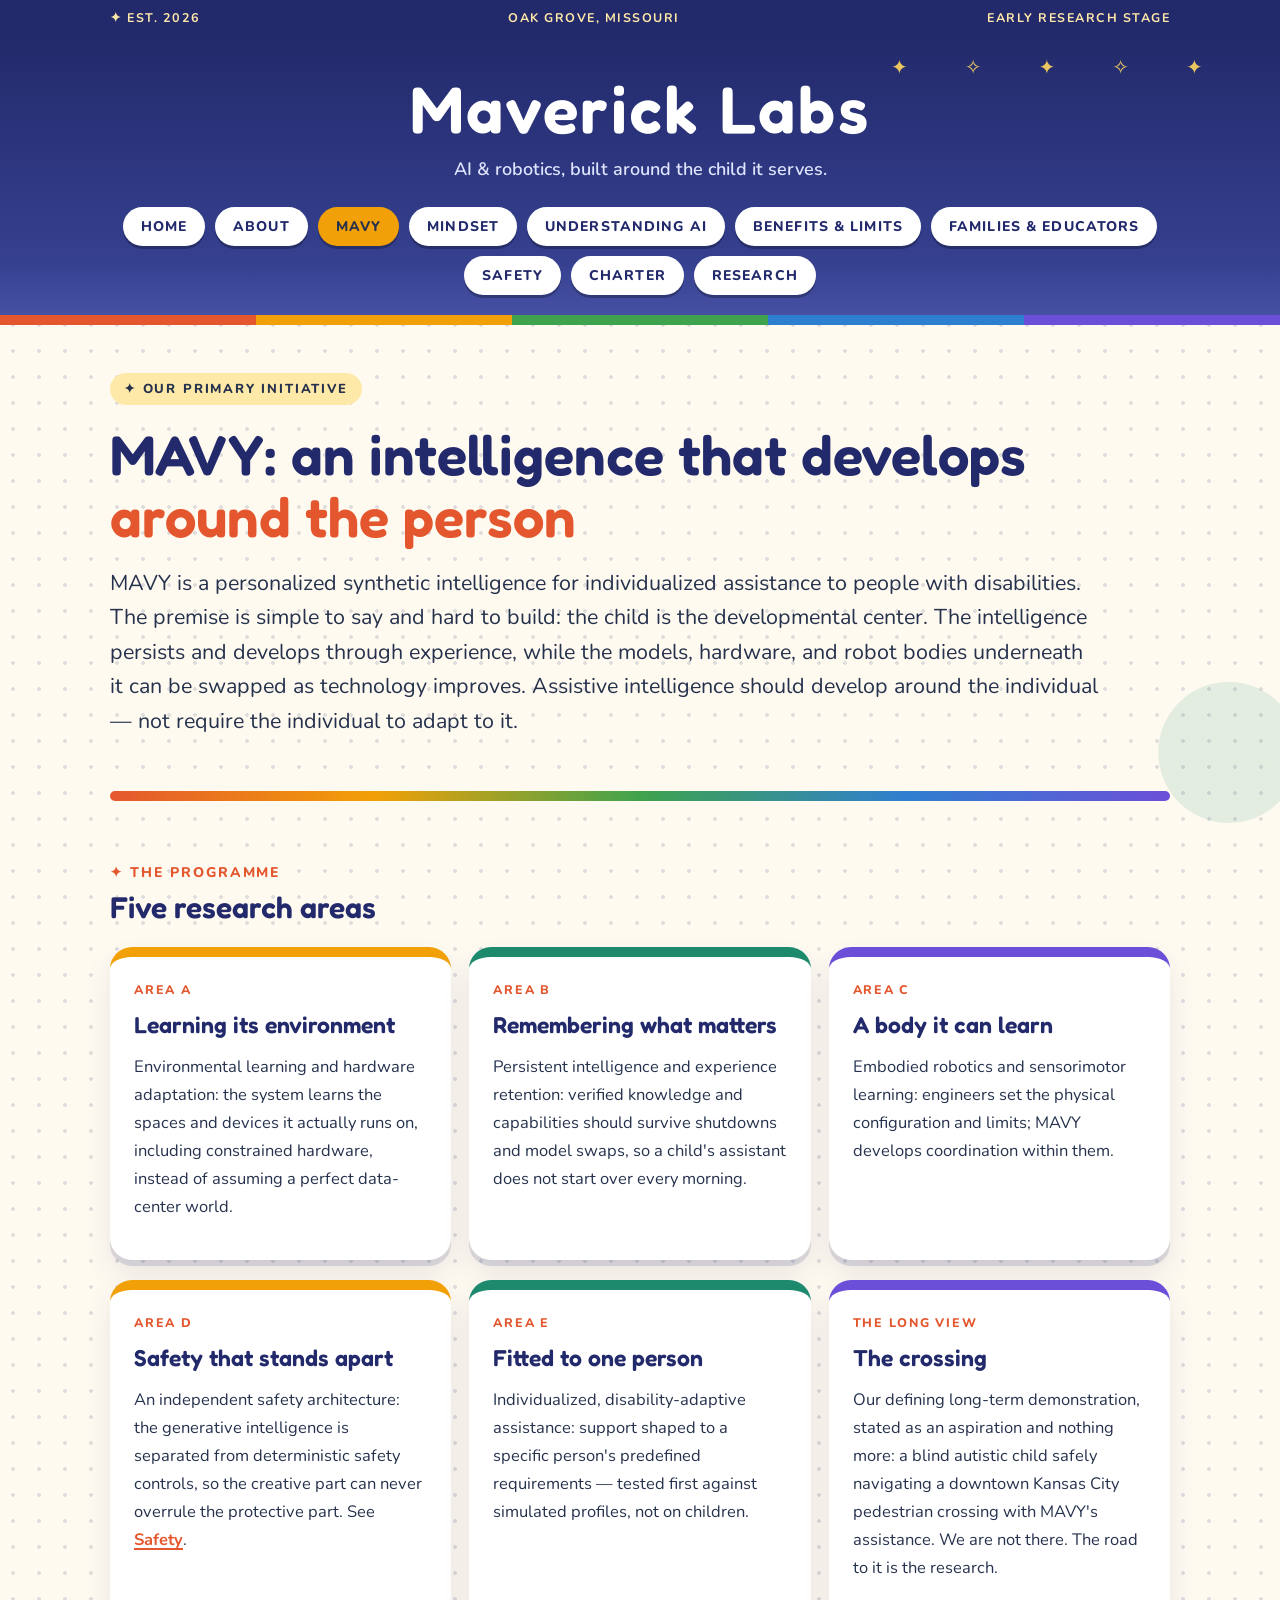
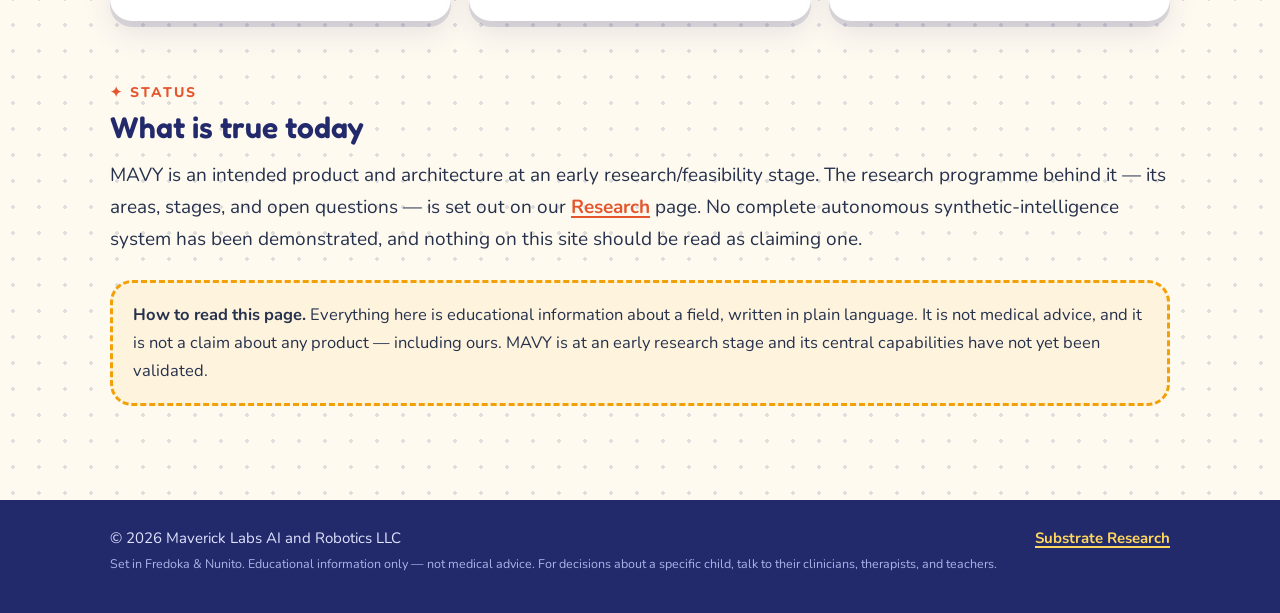
<file: mavy/index.html>
<!doctype html><html lang="en"><head><meta charset="utf-8"><meta name="viewport" content="width=device-width,initial-scale=1"><meta name="description" content="MAVY: a personalized synthetic intelligence designed to develop around the individual it serves. Its premise, its five research areas, and its current status."><title>MAVY — Individualized Assistive Intelligence — Maverick Labs AI and Robotics</title><link rel="canonical" href="https://mavericklabsresearch.org/mavy/"><meta property="og:type" content="website"><meta property="og:title" content="MAVY — Individualized Assistive Intelligence — Maverick Labs AI and Robotics"><meta property="og:description" content="MAVY: a personalized synthetic intelligence designed to develop around the individual it serves. Its premise, its five research areas, and its current status."><meta property="og:url" content="https://mavericklabsresearch.org/mavy/"><link rel="preconnect" href="https://fonts.googleapis.com"><link rel="preconnect" href="https://fonts.gstatic.com" crossorigin><link href="https://fonts.googleapis.com/css2?family=Fredoka:wght@500;600&family=Nunito:wght@400;700;800&display=swap" rel="stylesheet"><link rel="stylesheet" href="/assets/site.css"></head><body><a class="skip" href="#main">Skip to content</a><div class="dateline"><div class="container"><span>✦ Est. 2026</span><span>Oak Grove, Missouri</span><span>Early research stage</span></div></div><header><div class="nameplate"><a class="brandname" href="/">Maverick Labs</a><div class="tagline">AI &amp; robotics, built around the child it serves.</div></div><nav class="nav" aria-label="Main navigation"><div class="container"><a href="/">Home</a><a href="/about/">About</a><a href="/mavy/" aria-current="page">MAVY</a><a href="/mindset/">Mindset</a><a href="/understanding-ai/">Understanding AI</a><a href="/benefits-and-limits/">Benefits &amp; Limits</a><a href="/families/">Families &amp; Educators</a><a href="/safety/">Safety</a><a href="/charter/">Charter</a><a href="/research/">Research</a></div></nav><div class="rainbow" aria-hidden="true"></div></header><main id="main">
<section class="pagehead"><div class="container">
<div class="kicker">✦ Our primary initiative</div>
<h1>MAVY: an intelligence that develops <em>around the person</em></h1>

<p class="standfirst">MAVY is a personalized synthetic intelligence for individualized assistance to people with disabilities. The premise is simple to say and hard to build: the child is the developmental center. The intelligence persists and develops through experience, while the models, hardware, and robot bodies underneath it can be swapped as technology improves. Assistive intelligence should develop around the individual — not require the individual to adapt to it.</p>
</div></section>
<div class="container"><hr class="rule thick">
<section class="section"><h2><span class="no">✦ The programme</span>Five research areas</h2>
<div class="cols">
<article><div class="num">Area A</div><h3>Learning its environment</h3><p>Environmental learning and hardware adaptation: the system learns the spaces and devices it actually runs on, including constrained hardware, instead of assuming a perfect data-center world.</p></article>
<article><div class="num">Area B</div><h3>Remembering what matters</h3><p>Persistent intelligence and experience retention: verified knowledge and capabilities should survive shutdowns and model swaps, so a child's assistant does not start over every morning.</p></article>
<article><div class="num">Area C</div><h3>A body it can learn</h3><p>Embodied robotics and sensorimotor learning: engineers set the physical configuration and limits; MAVY develops coordination within them.</p></article>
</div>
<div class="cols">
<article><div class="num">Area D</div><h3>Safety that stands apart</h3><p>An independent safety architecture: the generative intelligence is separated from deterministic safety controls, so the creative part can never overrule the protective part. See <a href="/safety/">Safety</a>.</p></article>
<article><div class="num">Area E</div><h3>Fitted to one person</h3><p>Individualized, disability-adaptive assistance: support shaped to a specific person's predefined requirements — tested first against simulated profiles, not on children.</p></article>
<article><div class="num">The long view</div><h3>The crossing</h3><p>Our defining long-term demonstration, stated as an aspiration and nothing more: a blind autistic child safely navigating a downtown Kansas City pedestrian crossing with MAVY's assistance. We are not there. The road to it is the research.</p></article>
</div></section>
<section class="section"><h2><span class="no">✦ Status</span>What is true today</h2>
<p>MAVY is an intended product and architecture at an early research/feasibility stage. The research programme behind it — its areas, stages, and open questions — is set out on our <a href="/research/">Research</a> page. No complete autonomous synthetic-intelligence system has been demonstrated, and nothing on this site should be read as claiming one.</p>
<div class="notice"><strong>How to read this page.</strong> Everything here is educational information about a field, written in plain language. It is not medical advice, and it is not a claim about any product — including ours. MAVY is at an early research stage and its central capabilities have not yet been validated.</div>
</section>

</div></section>
</main><footer class="footer"><div class="container"><div>&copy; 2026 Maverick Labs AI and Robotics LLC<br><span class="colophon">Set in Fredoka &amp; Nunito. Educational information only — not medical advice. For decisions about a specific child, talk to their clinicians, therapists, and teachers.</span></div><div><a href="https://substrateresearch.org/">Substrate Research</a></div></div></footer></body></html>
</file>
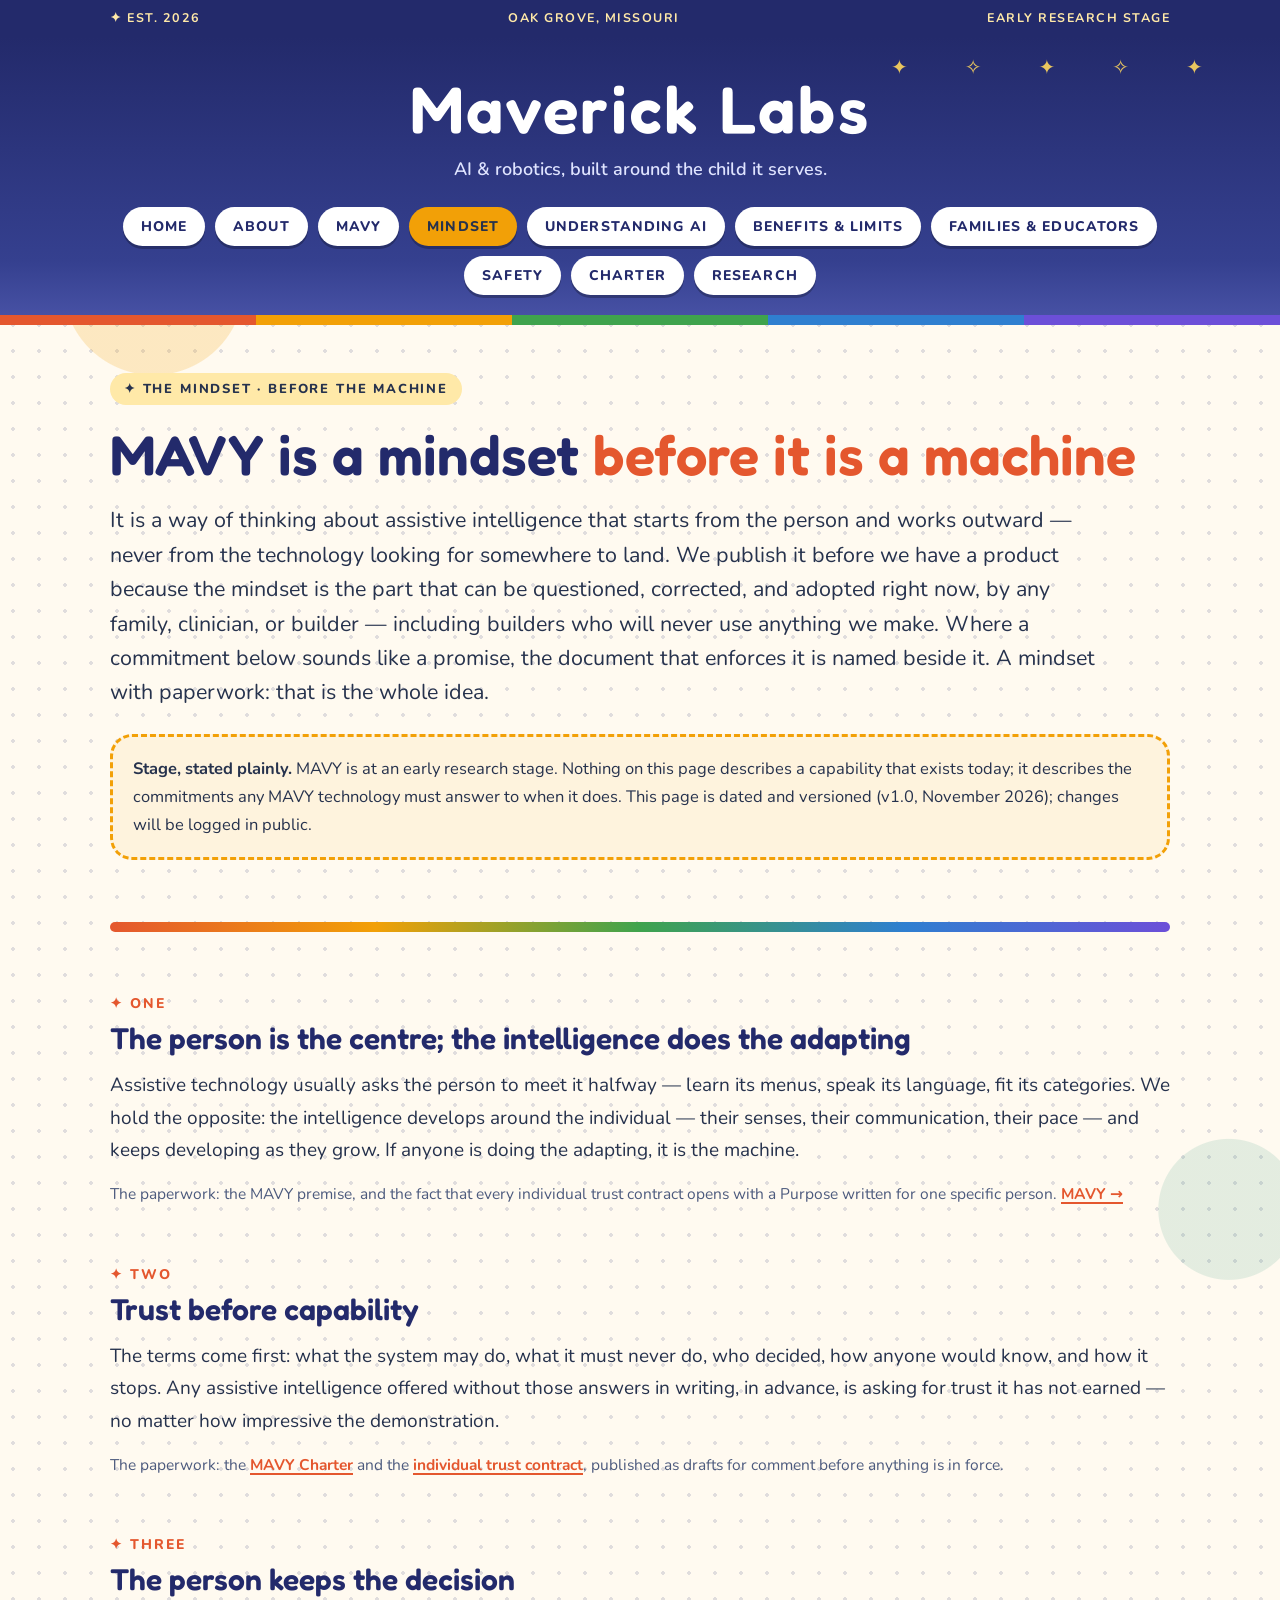
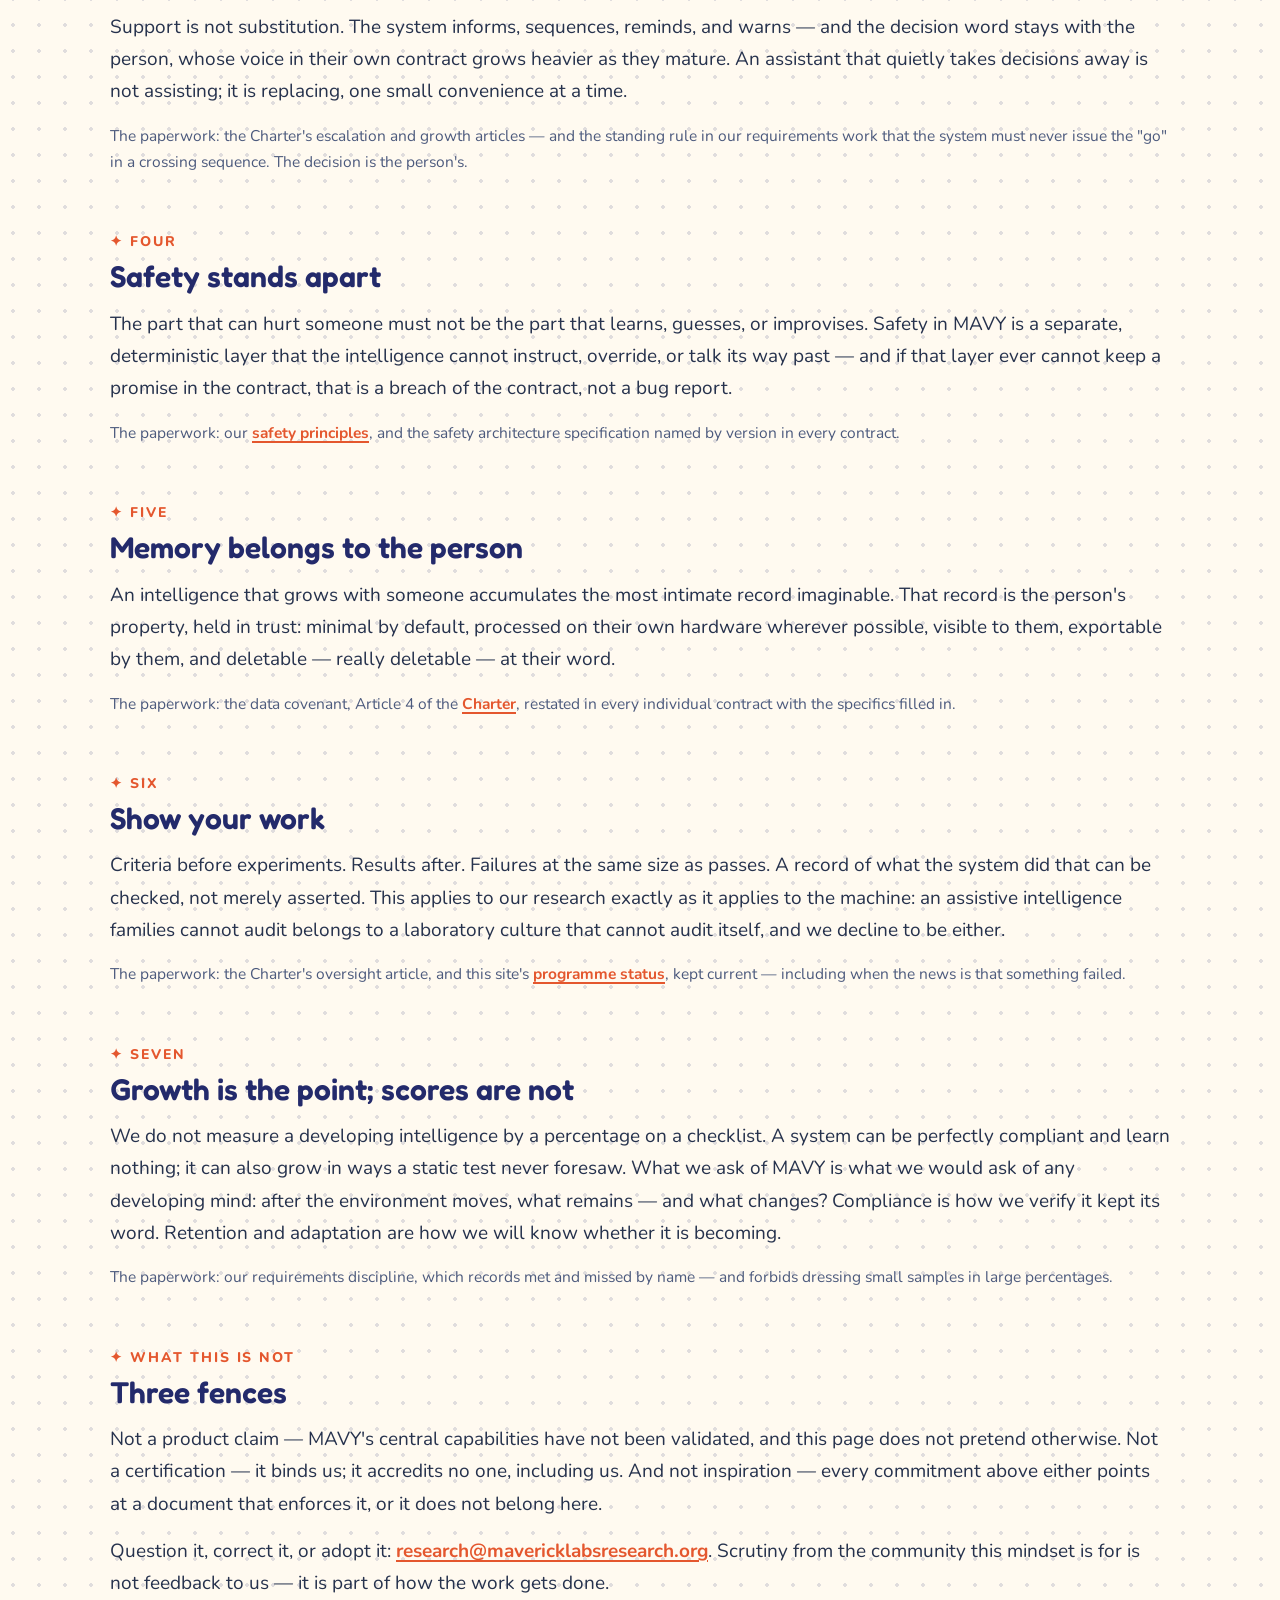
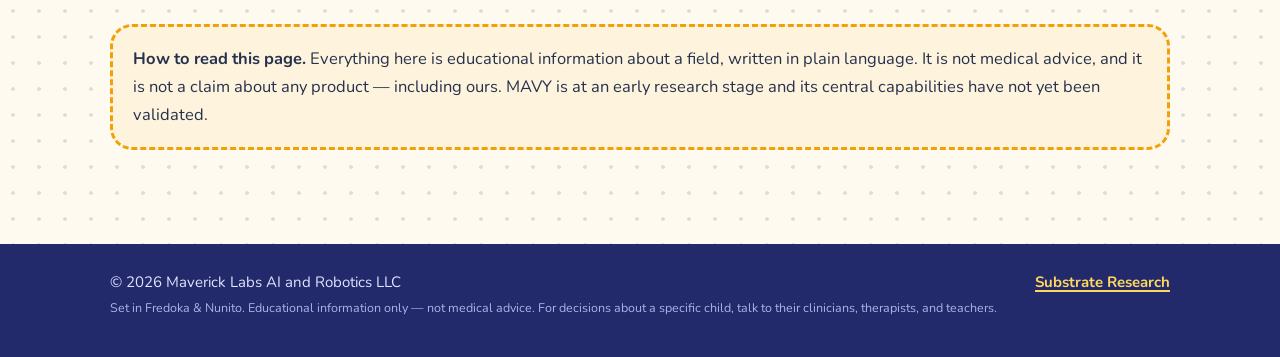
<file: mindset/index.html>
<!doctype html><html lang="en"><head><meta charset="utf-8"><meta name="viewport" content="width=device-width,initial-scale=1"><meta name="description" content="The MAVY Mindset: seven commitments for assistive intelligence, published before any product — each tied to the document that enforces it."><title>The MAVY Mindset — Maverick Labs AI and Robotics</title><link rel="canonical" href="https://mavericklabsresearch.org/mindset/"><meta property="og:type" content="website"><meta property="og:title" content="The MAVY Mindset — Maverick Labs AI and Robotics"><meta property="og:description" content="The MAVY Mindset: seven commitments for assistive intelligence, published before any product — each tied to the document that enforces it."><meta property="og:url" content="https://mavericklabsresearch.org/mindset/"><link rel="preconnect" href="https://fonts.googleapis.com"><link rel="preconnect" href="https://fonts.gstatic.com" crossorigin><link href="https://fonts.googleapis.com/css2?family=Fredoka:wght@500;600&family=Nunito:wght@400;700;800&display=swap" rel="stylesheet"><link rel="stylesheet" href="/assets/site.css"></head><body><a class="skip" href="#main">Skip to content</a><div class="dateline"><div class="container"><span>✦ Est. 2026</span><span>Oak Grove, Missouri</span><span>Early research stage</span></div></div><header><div class="nameplate"><a class="brandname" href="/">Maverick Labs</a><div class="tagline">AI &amp; robotics, built around the child it serves.</div></div><nav class="nav" aria-label="Main navigation"><div class="container"><a href="/">Home</a><a href="/about/">About</a><a href="/mavy/">MAVY</a><a href="/mindset/" aria-current="page">Mindset</a><a href="/understanding-ai/">Understanding AI</a><a href="/benefits-and-limits/">Benefits &amp; Limits</a><a href="/families/">Families &amp; Educators</a><a href="/safety/">Safety</a><a href="/charter/">Charter</a><a href="/research/">Research</a></div></nav><div class="rainbow" aria-hidden="true"></div></header><main id="main">
<section class="pagehead"><div class="container">
<div class="kicker">✦ The mindset · Before the machine</div>
<h1>MAVY is a mindset <em>before it is a machine</em></h1>

<p class="standfirst">It is a way of thinking about assistive intelligence that starts from the person and works outward — never from the technology looking for somewhere to land. We publish it before we have a product because the mindset is the part that can be questioned, corrected, and adopted right now, by any family, clinician, or builder — including builders who will never use anything we make. Where a commitment below sounds like a promise, the document that enforces it is named beside it. A mindset with paperwork: that is the whole idea.</p>
<div class="notice"><strong>Stage, stated plainly.</strong> MAVY is at an early research stage. Nothing on this page describes a capability that exists today; it describes the commitments any MAVY technology must answer to when it does. This page is dated and versioned (v1.0, November 2026); changes will be logged in public.</div>
</div></section>
<div class="container"><hr class="rule thick">
<section class="section"><h2><span class="no">✦ One</span>The person is the centre; the intelligence does the adapting</h2>
<p>Assistive technology usually asks the person to meet it halfway — learn its menus, speak its language, fit its categories. We hold the opposite: the intelligence develops around the individual — their senses, their communication, their pace — and keeps developing as they grow. If anyone is doing the adapting, it is the machine.</p>
<p class="small">The paperwork: the MAVY premise, and the fact that every individual trust contract opens with a Purpose written for one specific person. <a href="/mavy/">MAVY →</a></p></section>
<section class="section"><h2><span class="no">✦ Two</span>Trust before capability</h2>
<p>The terms come first: what the system may do, what it must never do, who decided, how anyone would know, and how it stops. Any assistive intelligence offered without those answers in writing, in advance, is asking for trust it has not earned — no matter how impressive the demonstration.</p>
<p class="small">The paperwork: the <a href="/charter/">MAVY Charter</a> and the <a href="/charter/sample-contract/">individual trust contract</a>, published as drafts for comment before anything is in force.</p></section>
<section class="section"><h2><span class="no">✦ Three</span>The person keeps the decision</h2>
<p>Support is not substitution. The system informs, sequences, reminds, and warns — and the decision word stays with the person, whose voice in their own contract grows heavier as they mature. An assistant that quietly takes decisions away is not assisting; it is replacing, one small convenience at a time.</p>
<p class="small">The paperwork: the Charter's escalation and growth articles — and the standing rule in our requirements work that the system must never issue the "go" in a crossing sequence. The decision is the person's.</p></section>
<section class="section"><h2><span class="no">✦ Four</span>Safety stands apart</h2>
<p>The part that can hurt someone must not be the part that learns, guesses, or improvises. Safety in MAVY is a separate, deterministic layer that the intelligence cannot instruct, override, or talk its way past — and if that layer ever cannot keep a promise in the contract, that is a breach of the contract, not a bug report.</p>
<p class="small">The paperwork: our <a href="/safety/">safety principles</a>, and the safety architecture specification named by version in every contract.</p></section>
<section class="section"><h2><span class="no">✦ Five</span>Memory belongs to the person</h2>
<p>An intelligence that grows with someone accumulates the most intimate record imaginable. That record is the person's property, held in trust: minimal by default, processed on their own hardware wherever possible, visible to them, exportable by them, and deletable — really deletable — at their word.</p>
<p class="small">The paperwork: the data covenant, Article 4 of the <a href="/charter/">Charter</a>, restated in every individual contract with the specifics filled in.</p></section>
<section class="section"><h2><span class="no">✦ Six</span>Show your work</h2>
<p>Criteria before experiments. Results after. Failures at the same size as passes. A record of what the system did that can be checked, not merely asserted. This applies to our research exactly as it applies to the machine: an assistive intelligence families cannot audit belongs to a laboratory culture that cannot audit itself, and we decline to be either.</p>
<p class="small">The paperwork: the Charter's oversight article, and this site's <a href="/research/">programme status</a>, kept current — including when the news is that something failed.</p></section>
<section class="section"><h2><span class="no">✦ Seven</span>Growth is the point; scores are not</h2>
<p>We do not measure a developing intelligence by a percentage on a checklist. A system can be perfectly compliant and learn nothing; it can also grow in ways a static test never foresaw. What we ask of MAVY is what we would ask of any developing mind: after the environment moves, what remains — and what changes? Compliance is how we verify it kept its word. Retention and adaptation are how we will know whether it is becoming.</p>
<p class="small">The paperwork: our requirements discipline, which records met and missed by name — and forbids dressing small samples in large percentages.</p></section>
<section class="section"><h2><span class="no">✦ What this is not</span>Three fences</h2>
<p>Not a product claim — MAVY's central capabilities have not been validated, and this page does not pretend otherwise. Not a certification — it binds us; it accredits no one, including us. And not inspiration — every commitment above either points at a document that enforces it, or it does not belong here.</p>
<p>Question it, correct it, or adopt it: <a href="mailto:research@mavericklabsresearch.org">research@mavericklabsresearch.org</a>. Scrutiny from the community this mindset is for is not feedback to us — it is part of how the work gets done.</p>
<div class="notice"><strong>How to read this page.</strong> Everything here is educational information about a field, written in plain language. It is not medical advice, and it is not a claim about any product — including ours. MAVY is at an early research stage and its central capabilities have not yet been validated.</div>
</section>

</div></section>
</main><footer class="footer"><div class="container"><div>&copy; 2026 Maverick Labs AI and Robotics LLC<br><span class="colophon">Set in Fredoka &amp; Nunito. Educational information only — not medical advice. For decisions about a specific child, talk to their clinicians, therapists, and teachers.</span></div><div><a href="https://substrateresearch.org/">Substrate Research</a></div></div></footer></body></html>
</file>
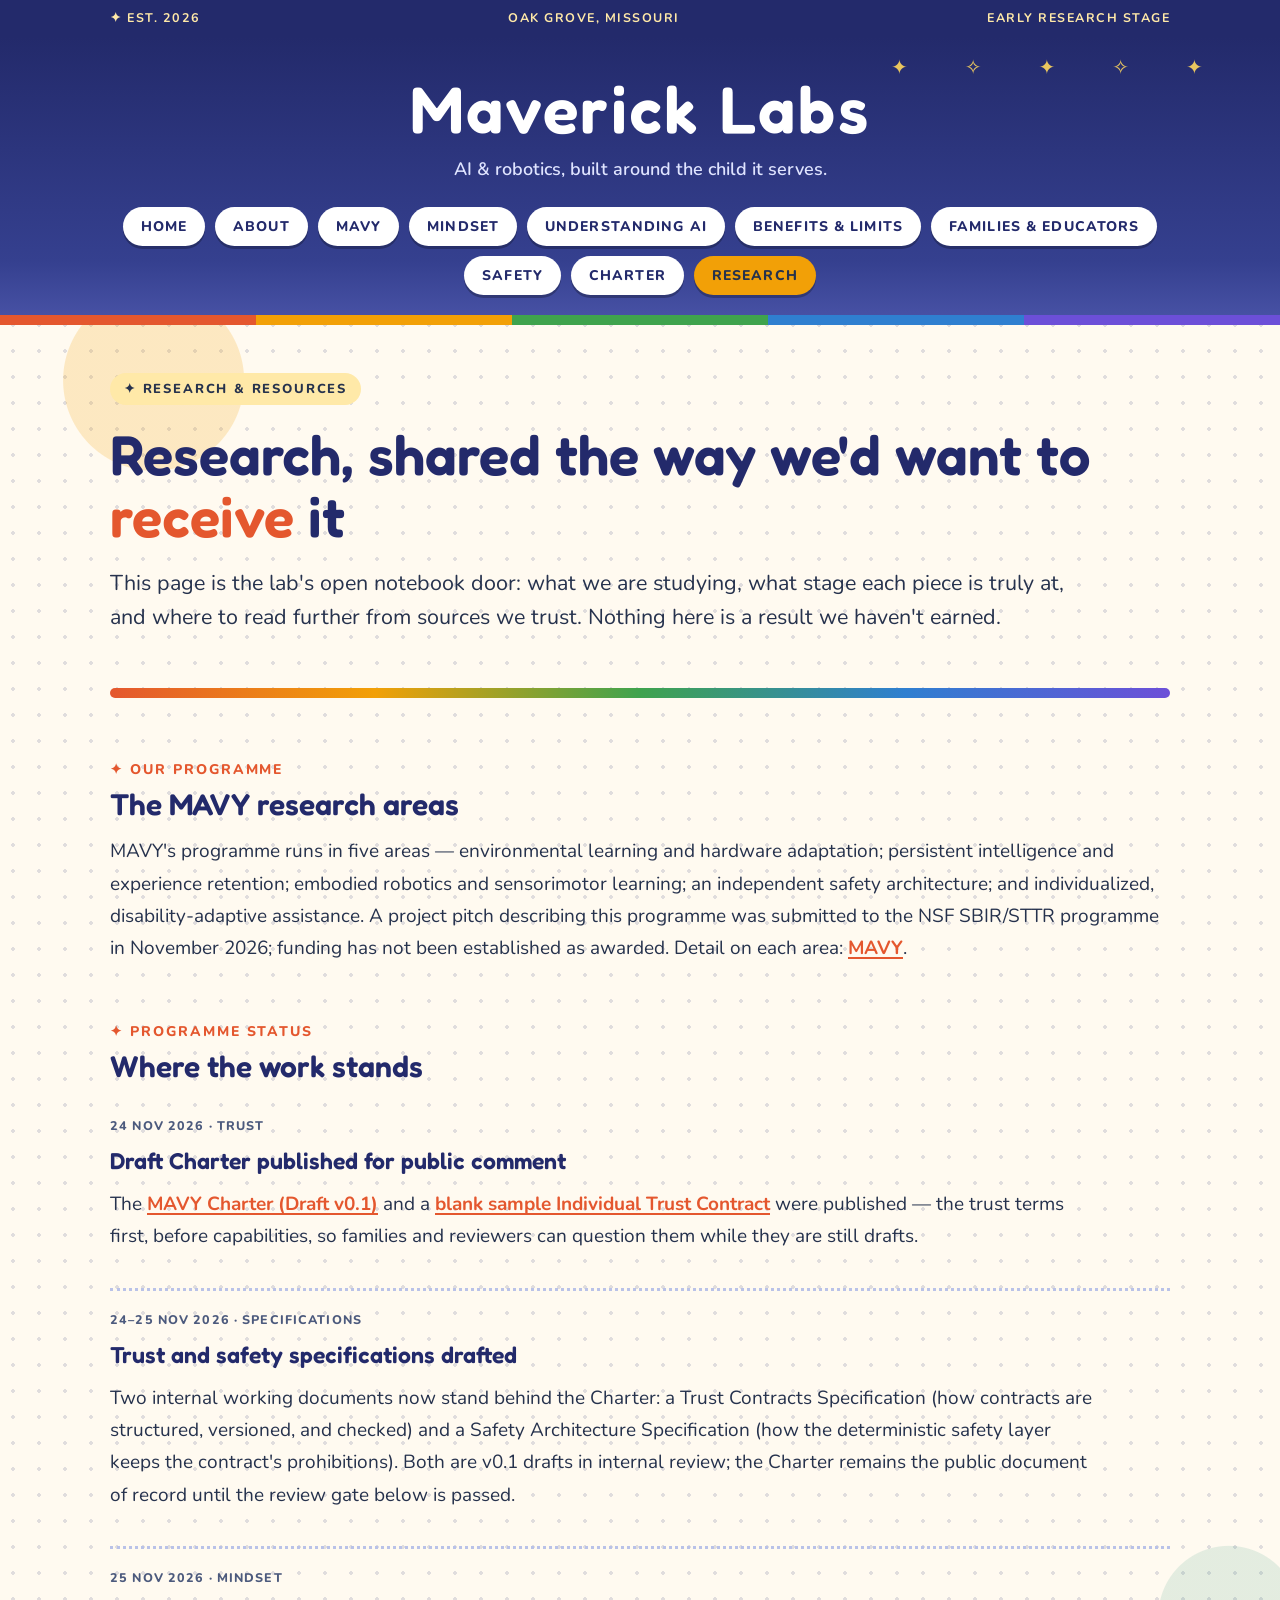
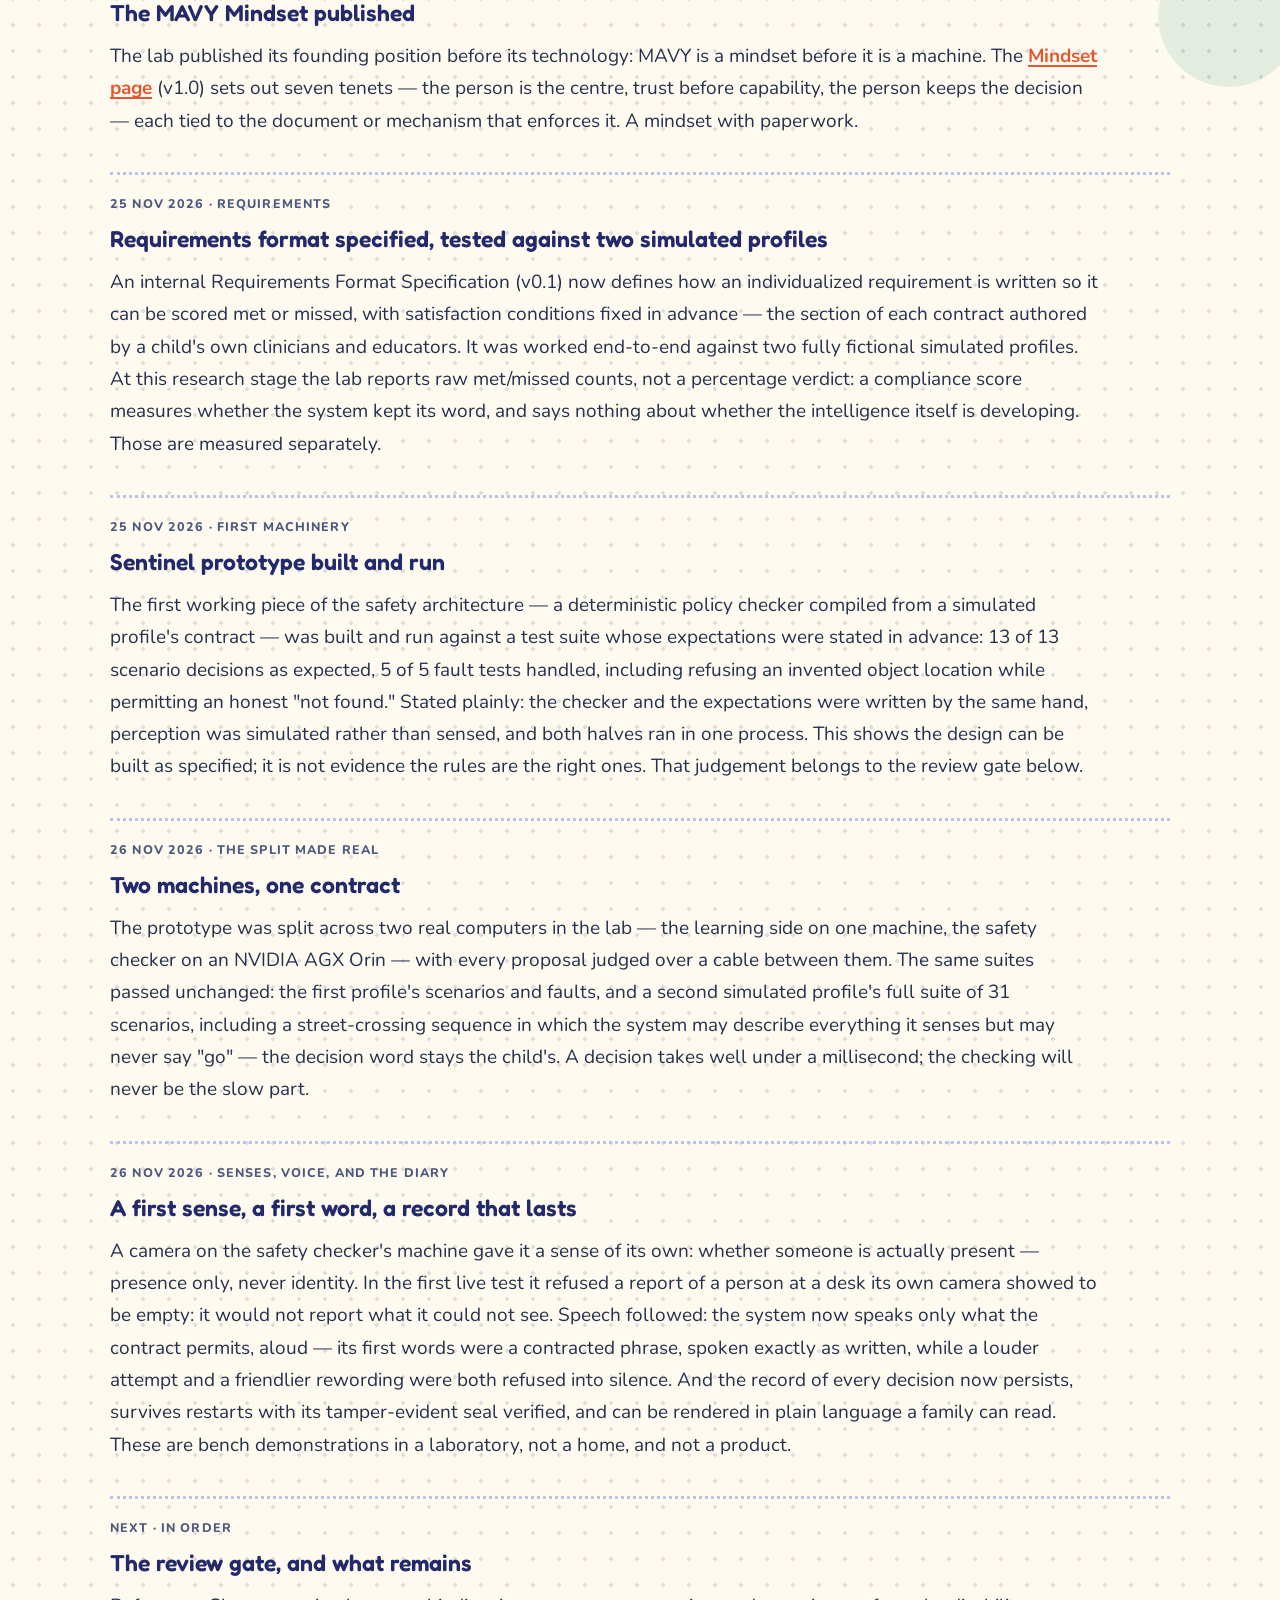
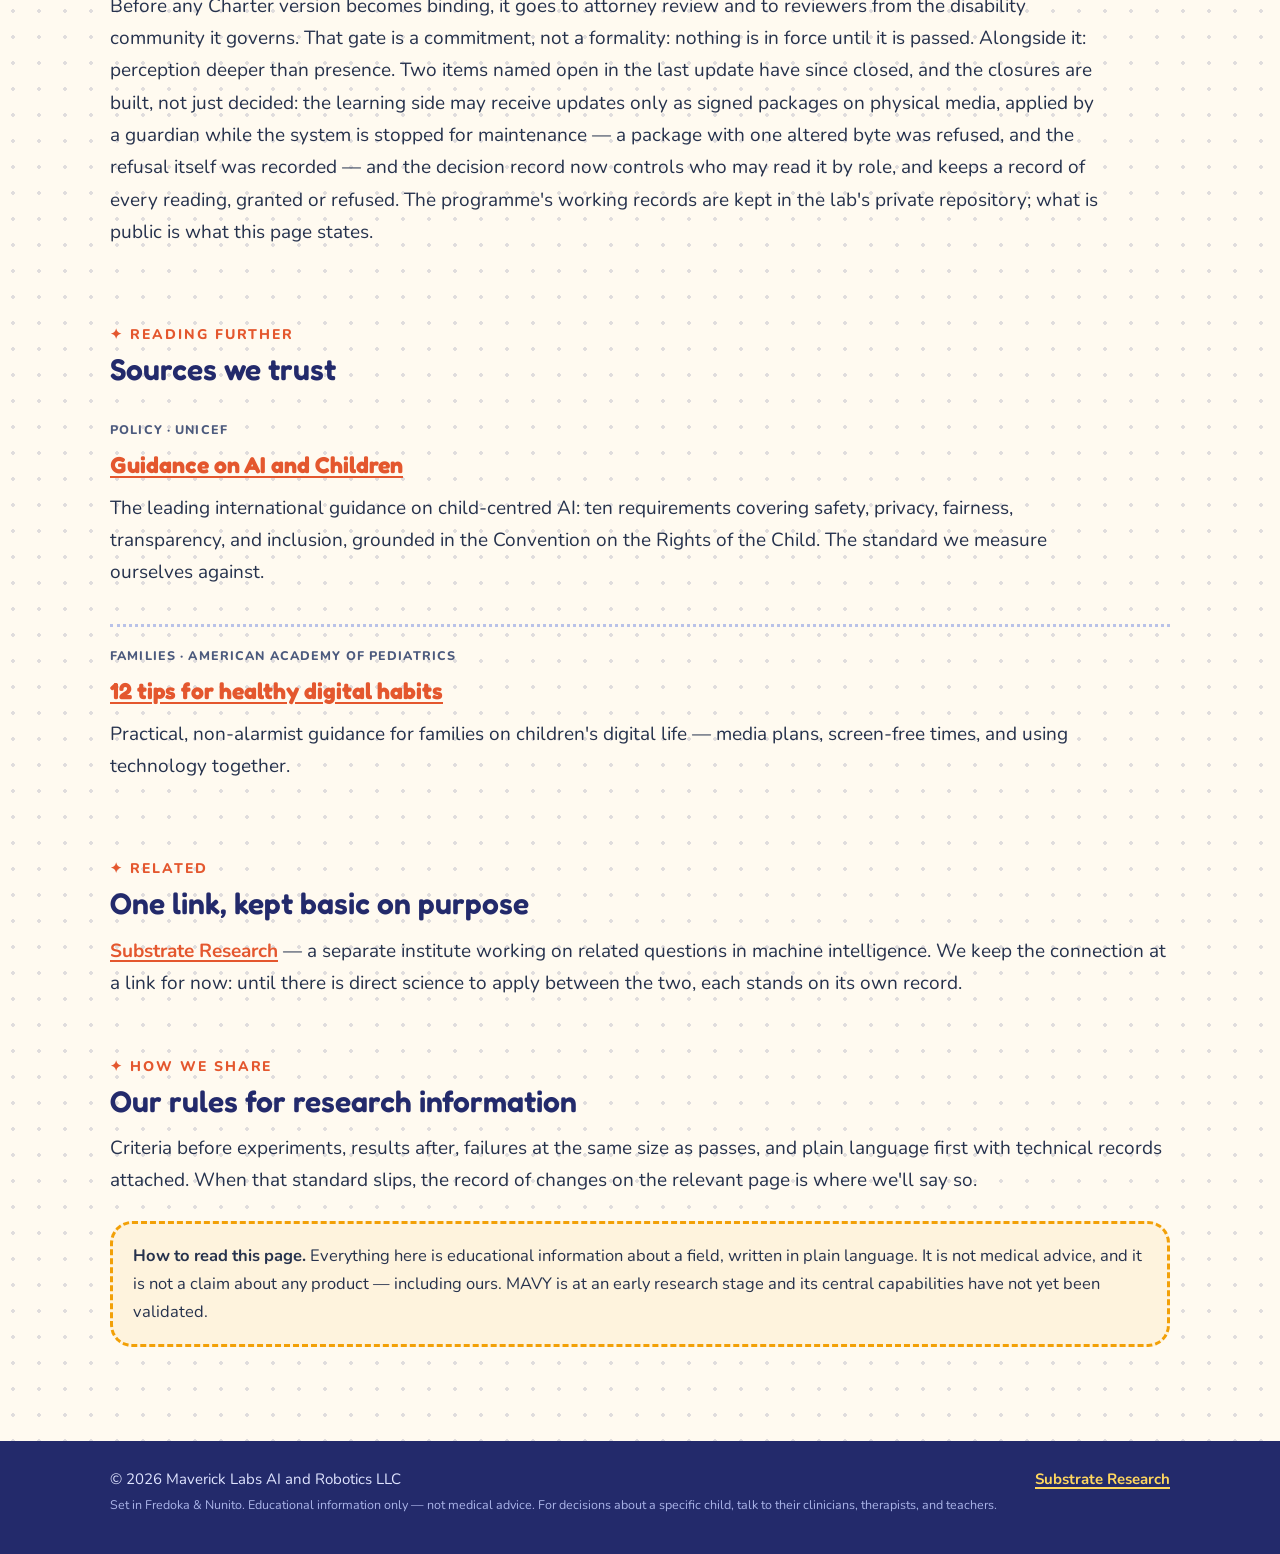
<file: research/index.html>
<!doctype html><html lang="en"><head><meta charset="utf-8"><meta name="viewport" content="width=device-width,initial-scale=1"><meta name="description" content="Maverick Labs' research programme: the five MAVY areas, their current stages, and trusted external reading on AI and children."><title>Research — What We're Studying and Sharing — Maverick Labs AI and Robotics</title><link rel="canonical" href="https://mavericklabsresearch.org/research/"><meta property="og:type" content="website"><meta property="og:title" content="Research — What We're Studying and Sharing — Maverick Labs AI and Robotics"><meta property="og:description" content="Maverick Labs' research programme: the five MAVY areas, their current stages, and trusted external reading on AI and children."><meta property="og:url" content="https://mavericklabsresearch.org/research/"><link rel="preconnect" href="https://fonts.googleapis.com"><link rel="preconnect" href="https://fonts.gstatic.com" crossorigin><link href="https://fonts.googleapis.com/css2?family=Fredoka:wght@500;600&family=Nunito:wght@400;700;800&display=swap" rel="stylesheet"><link rel="stylesheet" href="/assets/site.css"></head><body><a class="skip" href="#main">Skip to content</a><div class="dateline"><div class="container"><span>✦ Est. 2026</span><span>Oak Grove, Missouri</span><span>Early research stage</span></div></div><header><div class="nameplate"><a class="brandname" href="/">Maverick Labs</a><div class="tagline">AI &amp; robotics, built around the child it serves.</div></div><nav class="nav" aria-label="Main navigation"><div class="container"><a href="/">Home</a><a href="/about/">About</a><a href="/mavy/">MAVY</a><a href="/mindset/">Mindset</a><a href="/understanding-ai/">Understanding AI</a><a href="/benefits-and-limits/">Benefits &amp; Limits</a><a href="/families/">Families &amp; Educators</a><a href="/safety/">Safety</a><a href="/charter/">Charter</a><a href="/research/" aria-current="page">Research</a></div></nav><div class="rainbow" aria-hidden="true"></div></header><main id="main">
<section class="pagehead"><div class="container">
<div class="kicker">✦ Research &amp; resources</div>
<h1>Research, shared the way we'd want to <em>receive</em> it</h1>

<p class="standfirst">This page is the lab's open notebook door: what we are studying, what stage each piece is truly at, and where to read further from sources we trust. Nothing here is a result we haven't earned.</p>
</div></section>
<div class="container"><hr class="rule thick">
<section class="section"><h2><span class="no">✦ Our programme</span>The MAVY research areas</h2>
<p>MAVY's programme runs in five areas — environmental learning and hardware adaptation; persistent intelligence and experience retention; embodied robotics and sensorimotor learning; an independent safety architecture; and individualized, disability-adaptive assistance. A project pitch describing this programme was submitted to the NSF SBIR/STTR programme in November 2026; funding has not been established as awarded. Detail on each area: <a href="/mavy/">MAVY</a>.</p></section>
<section class="section"><h2><span class="no">✦ Programme status</span>Where the work stands</h2>
<div class="entry"><div class="meta">24 Nov 2026 · Trust</div><h3>Draft Charter published for public comment</h3><p>The <a href="/charter/">MAVY Charter (Draft v0.1)</a> and a <a href="/charter/sample-contract/">blank sample Individual Trust Contract</a> were published — the trust terms first, before capabilities, so families and reviewers can question them while they are still drafts.</p></div>
<div class="entry"><div class="meta">24–25 Nov 2026 · Specifications</div><h3>Trust and safety specifications drafted</h3><p>Two internal working documents now stand behind the Charter: a Trust Contracts Specification (how contracts are structured, versioned, and checked) and a Safety Architecture Specification (how the deterministic safety layer keeps the contract's prohibitions). Both are v0.1 drafts in internal review; the Charter remains the public document of record until the review gate below is passed.</p></div>
<div class="entry"><div class="meta">25 Nov 2026 · Mindset</div><h3>The MAVY Mindset published</h3><p>The lab published its founding position before its technology: MAVY is a mindset before it is a machine. The <a href="/mindset/">Mindset page</a> (v1.0) sets out seven tenets — the person is the centre, trust before capability, the person keeps the decision — each tied to the document or mechanism that enforces it. A mindset with paperwork.</p></div>
<div class="entry"><div class="meta">25 Nov 2026 · Requirements</div><h3>Requirements format specified, tested against two simulated profiles</h3><p>An internal Requirements Format Specification (v0.1) now defines how an individualized requirement is written so it can be scored met or missed, with satisfaction conditions fixed in advance — the section of each contract authored by a child's own clinicians and educators. It was worked end-to-end against two fully fictional simulated profiles. At this research stage the lab reports raw met/missed counts, not a percentage verdict: a compliance score measures whether the system kept its word, and says nothing about whether the intelligence itself is developing. Those are measured separately.</p></div>
<div class="entry"><div class="meta">25 Nov 2026 · First machinery</div><h3>Sentinel prototype built and run</h3><p>The first working piece of the safety architecture — a deterministic policy checker compiled from a simulated profile's contract — was built and run against a test suite whose expectations were stated in advance: 13 of 13 scenario decisions as expected, 5 of 5 fault tests handled, including refusing an invented object location while permitting an honest "not found." Stated plainly: the checker and the expectations were written by the same hand, perception was simulated rather than sensed, and both halves ran in one process. This shows the design can be built as specified; it is not evidence the rules are the right ones. That judgement belongs to the review gate below.</p></div>
<div class="entry"><div class="meta">26 Nov 2026 · The split made real</div><h3>Two machines, one contract</h3><p>The prototype was split across two real computers in the lab — the learning side on one machine, the safety checker on an NVIDIA AGX Orin — with every proposal judged over a cable between them. The same suites passed unchanged: the first profile's scenarios and faults, and a second simulated profile's full suite of 31 scenarios, including a street-crossing sequence in which the system may describe everything it senses but may never say "go" — the decision word stays the child's. A decision takes well under a millisecond; the checking will never be the slow part.</p></div>
<div class="entry"><div class="meta">26 Nov 2026 · Senses, voice, and the diary</div><h3>A first sense, a first word, a record that lasts</h3><p>A camera on the safety checker's machine gave it a sense of its own: whether someone is actually present — presence only, never identity. In the first live test it refused a report of a person at a desk its own camera showed to be empty: it would not report what it could not see. Speech followed: the system now speaks only what the contract permits, aloud — its first words were a contracted phrase, spoken exactly as written, while a louder attempt and a friendlier rewording were both refused into silence. And the record of every decision now persists, survives restarts with its tamper-evident seal verified, and can be rendered in plain language a family can read. These are bench demonstrations in a laboratory, not a home, and not a product.</p></div>
<div class="entry"><div class="meta">Next · In order</div><h3>The review gate, and what remains</h3><p>Before any Charter version becomes binding, it goes to attorney review and to reviewers from the disability community it governs. That gate is a commitment, not a formality: nothing is in force until it is passed. Alongside it: perception deeper than presence. Two items named open in the last update have since closed, and the closures are built, not just decided: the learning side may receive updates only as signed packages on physical media, applied by a guardian while the system is stopped for maintenance — a package with one altered byte was refused, and the refusal itself was recorded — and the decision record now controls who may read it by role, and keeps a record of every reading, granted or refused. The programme's working records are kept in the lab's private repository; what is public is what this page states.</p></div>
</section>
<section class="section"><h2><span class="no">✦ Reading further</span>Sources we trust</h2>
<div class="entry"><div class="meta">Policy · UNICEF</div><h3><a href="https://www.unicef.org/innocenti/reports/policy-guidance-ai-children">Guidance on AI and Children</a></h3><p>The leading international guidance on child-centred AI: ten requirements covering safety, privacy, fairness, transparency, and inclusion, grounded in the Convention on the Rights of the Child. The standard we measure ourselves against.</p></div>
<div class="entry"><div class="meta">Families · American Academy of Pediatrics</div><h3><a href="https://www.aap.org/en/news-room/news-releases/health--safety-tips/american-academy-of-pediatrics-offers-12-tips-to-help-children-develop-healthy-digital-habits/">12 tips for healthy digital habits</a></h3><p>Practical, non-alarmist guidance for families on children's digital life — media plans, screen-free times, and using technology together.</p></div>
</section>
<section class="section"><h2><span class="no">✦ Related</span>One link, kept basic on purpose</h2>
<p><a href="https://substrateresearch.org/">Substrate Research</a> — a separate institute working on related questions in machine intelligence. We keep the connection at a link for now: until there is direct science to apply between the two, each stands on its own record.</p></section>
<section class="section"><h2><span class="no">✦ How we share</span>Our rules for research information</h2>
<p>Criteria before experiments, results after, failures at the same size as passes, and plain language first with technical records attached. When that standard slips, the record of changes on the relevant page is where we'll say so.</p>
<div class="notice"><strong>How to read this page.</strong> Everything here is educational information about a field, written in plain language. It is not medical advice, and it is not a claim about any product — including ours. MAVY is at an early research stage and its central capabilities have not yet been validated.</div>
</section>

</div></section>
</main><footer class="footer"><div class="container"><div>&copy; 2026 Maverick Labs AI and Robotics LLC<br><span class="colophon">Set in Fredoka &amp; Nunito. Educational information only — not medical advice. For decisions about a specific child, talk to their clinicians, therapists, and teachers.</span></div><div><a href="https://substrateresearch.org/">Substrate Research</a></div></div></footer></body></html>
</file>
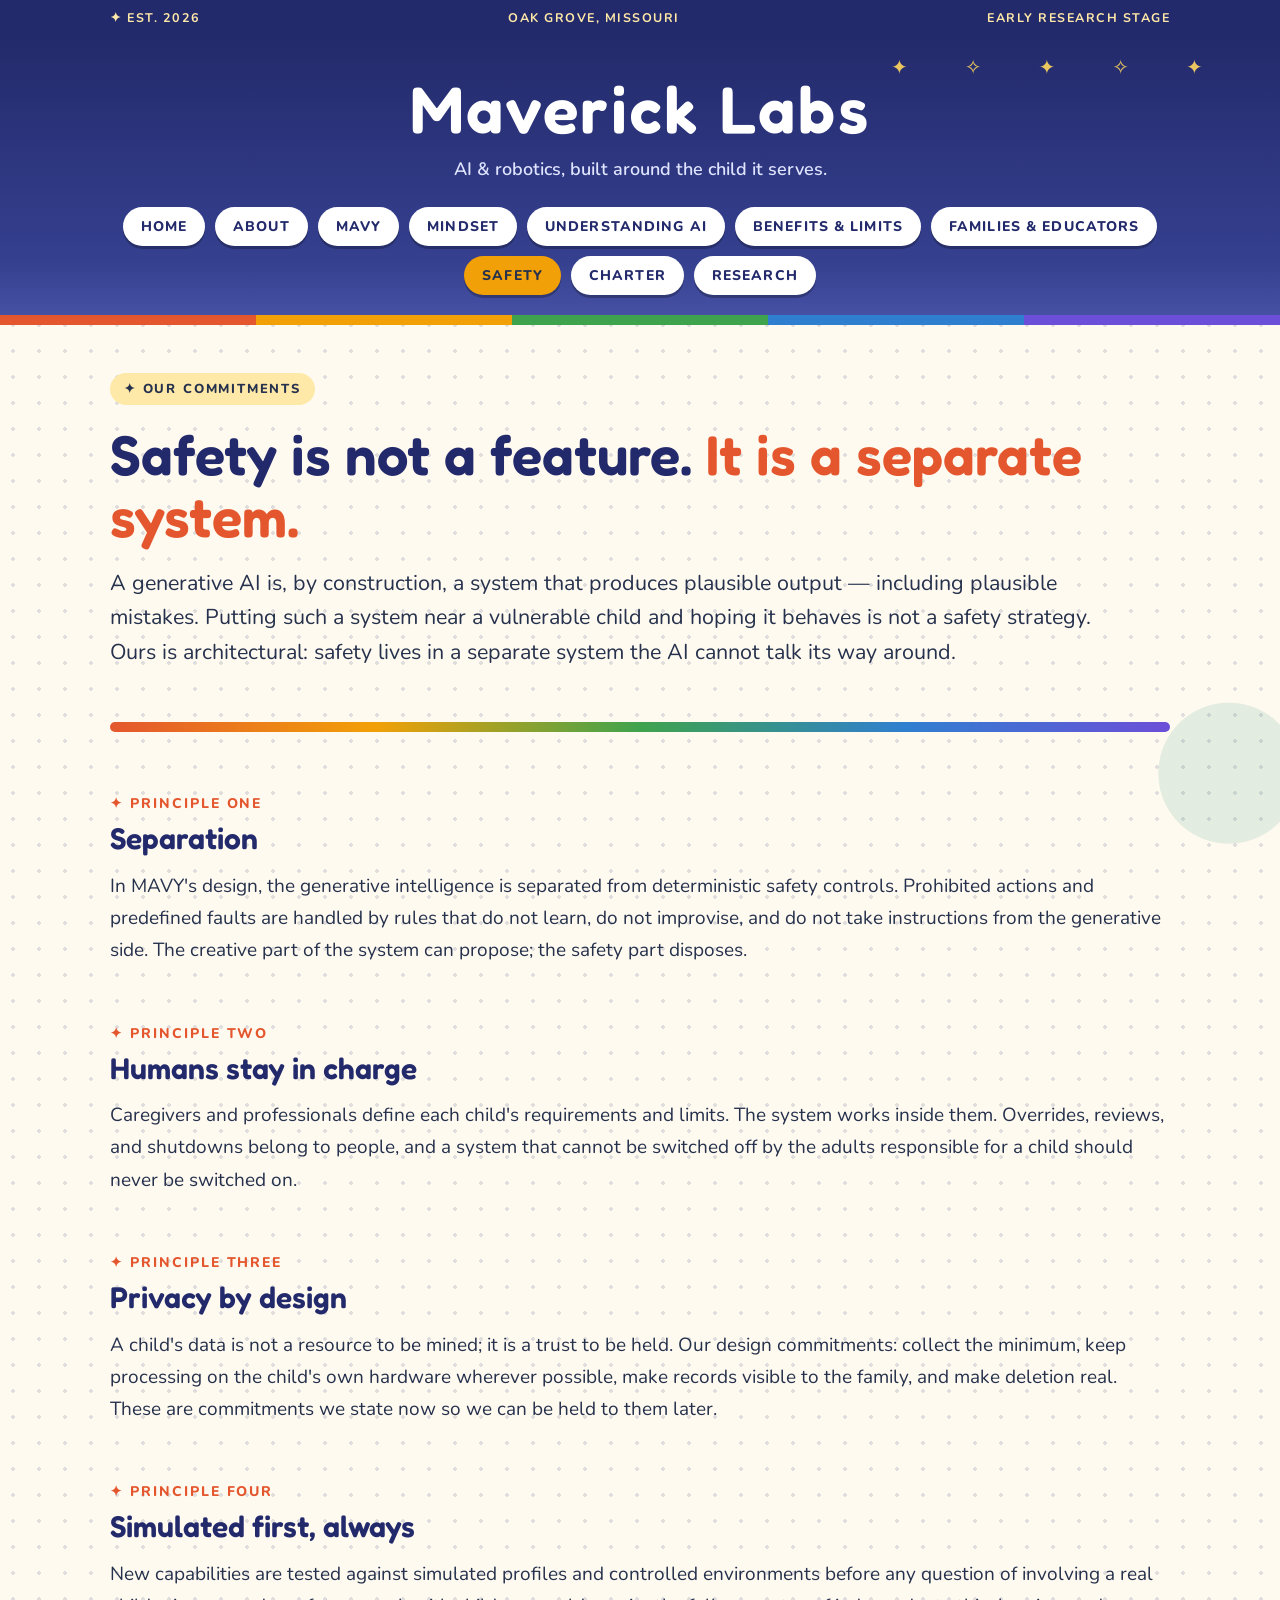
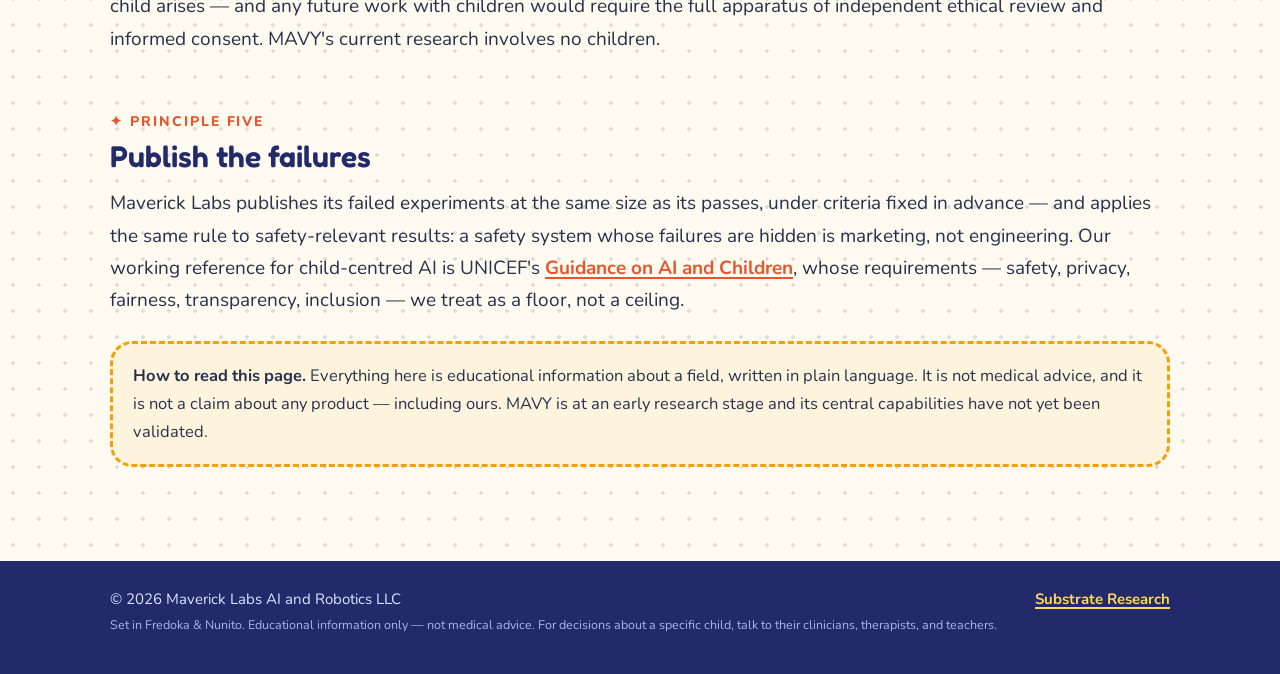
<file: safety/index.html>
<!doctype html><html lang="en"><head><meta charset="utf-8"><meta name="viewport" content="width=device-width,initial-scale=1"><meta name="description" content="Maverick Labs' safety principles: an independent safety architecture, human oversight, privacy by design, testing on simulated profiles first, and published failures."><title>Safety — How We Think About Protecting Children — Maverick Labs AI and Robotics</title><link rel="canonical" href="https://mavericklabsresearch.org/safety/"><meta property="og:type" content="website"><meta property="og:title" content="Safety — How We Think About Protecting Children — Maverick Labs AI and Robotics"><meta property="og:description" content="Maverick Labs' safety principles: an independent safety architecture, human oversight, privacy by design, testing on simulated profiles first, and published failures."><meta property="og:url" content="https://mavericklabsresearch.org/safety/"><link rel="preconnect" href="https://fonts.googleapis.com"><link rel="preconnect" href="https://fonts.gstatic.com" crossorigin><link href="https://fonts.googleapis.com/css2?family=Fredoka:wght@500;600&family=Nunito:wght@400;700;800&display=swap" rel="stylesheet"><link rel="stylesheet" href="/assets/site.css"></head><body><a class="skip" href="#main">Skip to content</a><div class="dateline"><div class="container"><span>✦ Est. 2026</span><span>Oak Grove, Missouri</span><span>Early research stage</span></div></div><header><div class="nameplate"><a class="brandname" href="/">Maverick Labs</a><div class="tagline">AI &amp; robotics, built around the child it serves.</div></div><nav class="nav" aria-label="Main navigation"><div class="container"><a href="/">Home</a><a href="/about/">About</a><a href="/mavy/">MAVY</a><a href="/mindset/">Mindset</a><a href="/understanding-ai/">Understanding AI</a><a href="/benefits-and-limits/">Benefits &amp; Limits</a><a href="/families/">Families &amp; Educators</a><a href="/safety/" aria-current="page">Safety</a><a href="/charter/">Charter</a><a href="/research/">Research</a></div></nav><div class="rainbow" aria-hidden="true"></div></header><main id="main">
<section class="pagehead"><div class="container">
<div class="kicker">✦ Our commitments</div>
<h1>Safety is not a feature. <em>It is a separate system.</em></h1>

<p class="standfirst">A generative AI is, by construction, a system that produces plausible output — including plausible mistakes. Putting such a system near a vulnerable child and hoping it behaves is not a safety strategy. Ours is architectural: safety lives in a separate system the AI cannot talk its way around.</p>
</div></section>
<div class="container"><hr class="rule thick">
<section class="section"><h2><span class="no">✦ Principle one</span>Separation</h2>
<p>In MAVY's design, the generative intelligence is separated from deterministic safety controls. Prohibited actions and predefined faults are handled by rules that do not learn, do not improvise, and do not take instructions from the generative side. The creative part of the system can propose; the safety part disposes.</p></section>
<section class="section"><h2><span class="no">✦ Principle two</span>Humans stay in charge</h2>
<p>Caregivers and professionals define each child's requirements and limits. The system works inside them. Overrides, reviews, and shutdowns belong to people, and a system that cannot be switched off by the adults responsible for a child should never be switched on.</p></section>
<section class="section"><h2><span class="no">✦ Principle three</span>Privacy by design</h2>
<p>A child's data is not a resource to be mined; it is a trust to be held. Our design commitments: collect the minimum, keep processing on the child's own hardware wherever possible, make records visible to the family, and make deletion real. These are commitments we state now so we can be held to them later.</p></section>
<section class="section"><h2><span class="no">✦ Principle four</span>Simulated first, always</h2>
<p>New capabilities are tested against simulated profiles and controlled environments before any question of involving a real child arises — and any future work with children would require the full apparatus of independent ethical review and informed consent. MAVY's current research involves no children.</p></section>
<section class="section"><h2><span class="no">✦ Principle five</span>Publish the failures</h2>
<p>Maverick Labs publishes its failed experiments at the same size as its passes, under criteria fixed in advance — and applies the same rule to safety-relevant results: a safety system whose failures are hidden is marketing, not engineering. Our working reference for child-centred AI is UNICEF's <a href="https://www.unicef.org/innocenti/reports/policy-guidance-ai-children">Guidance on AI and Children</a>, whose requirements — safety, privacy, fairness, transparency, inclusion — we treat as a floor, not a ceiling.</p>
<div class="notice"><strong>How to read this page.</strong> Everything here is educational information about a field, written in plain language. It is not medical advice, and it is not a claim about any product — including ours. MAVY is at an early research stage and its central capabilities have not yet been validated.</div>
</section>

</div></section>
</main><footer class="footer"><div class="container"><div>&copy; 2026 Maverick Labs AI and Robotics LLC<br><span class="colophon">Set in Fredoka &amp; Nunito. Educational information only — not medical advice. For decisions about a specific child, talk to their clinicians, therapists, and teachers.</span></div><div><a href="https://substrateresearch.org/">Substrate Research</a></div></div></footer></body></html>
</file>
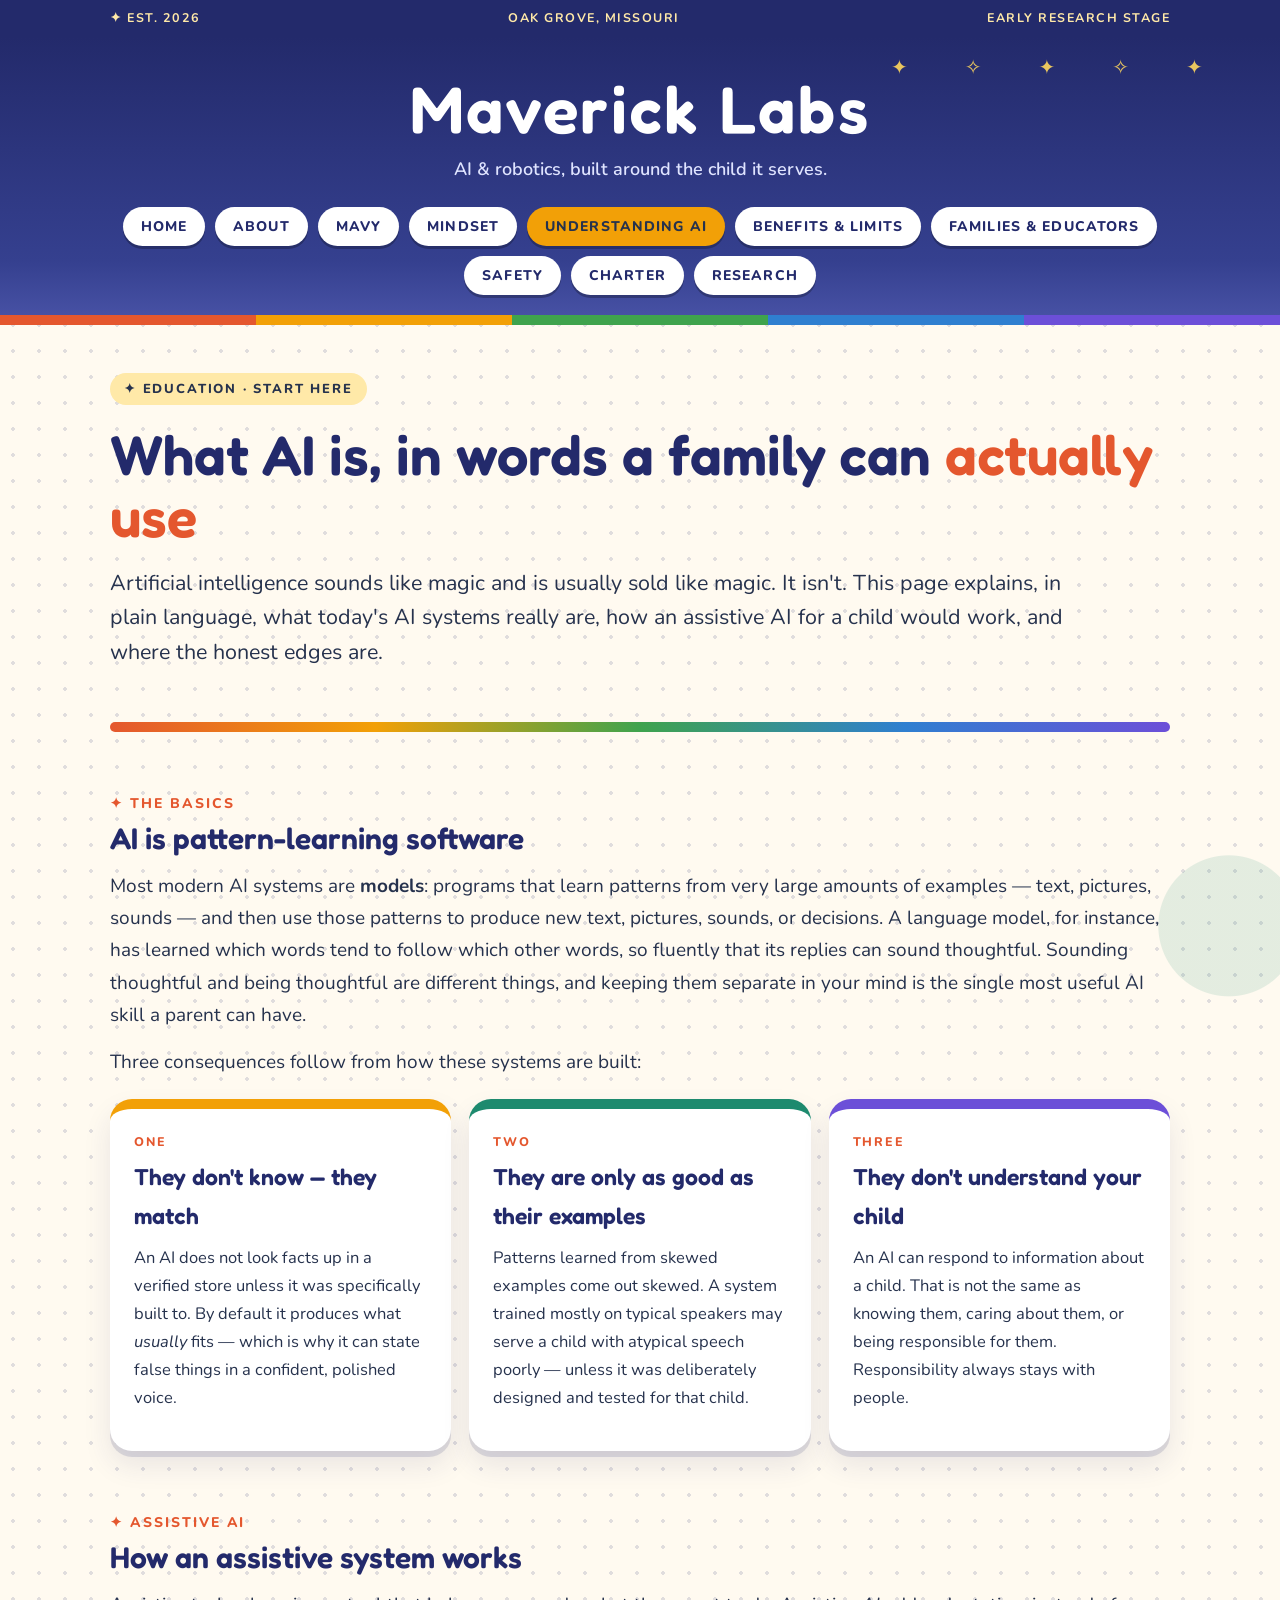
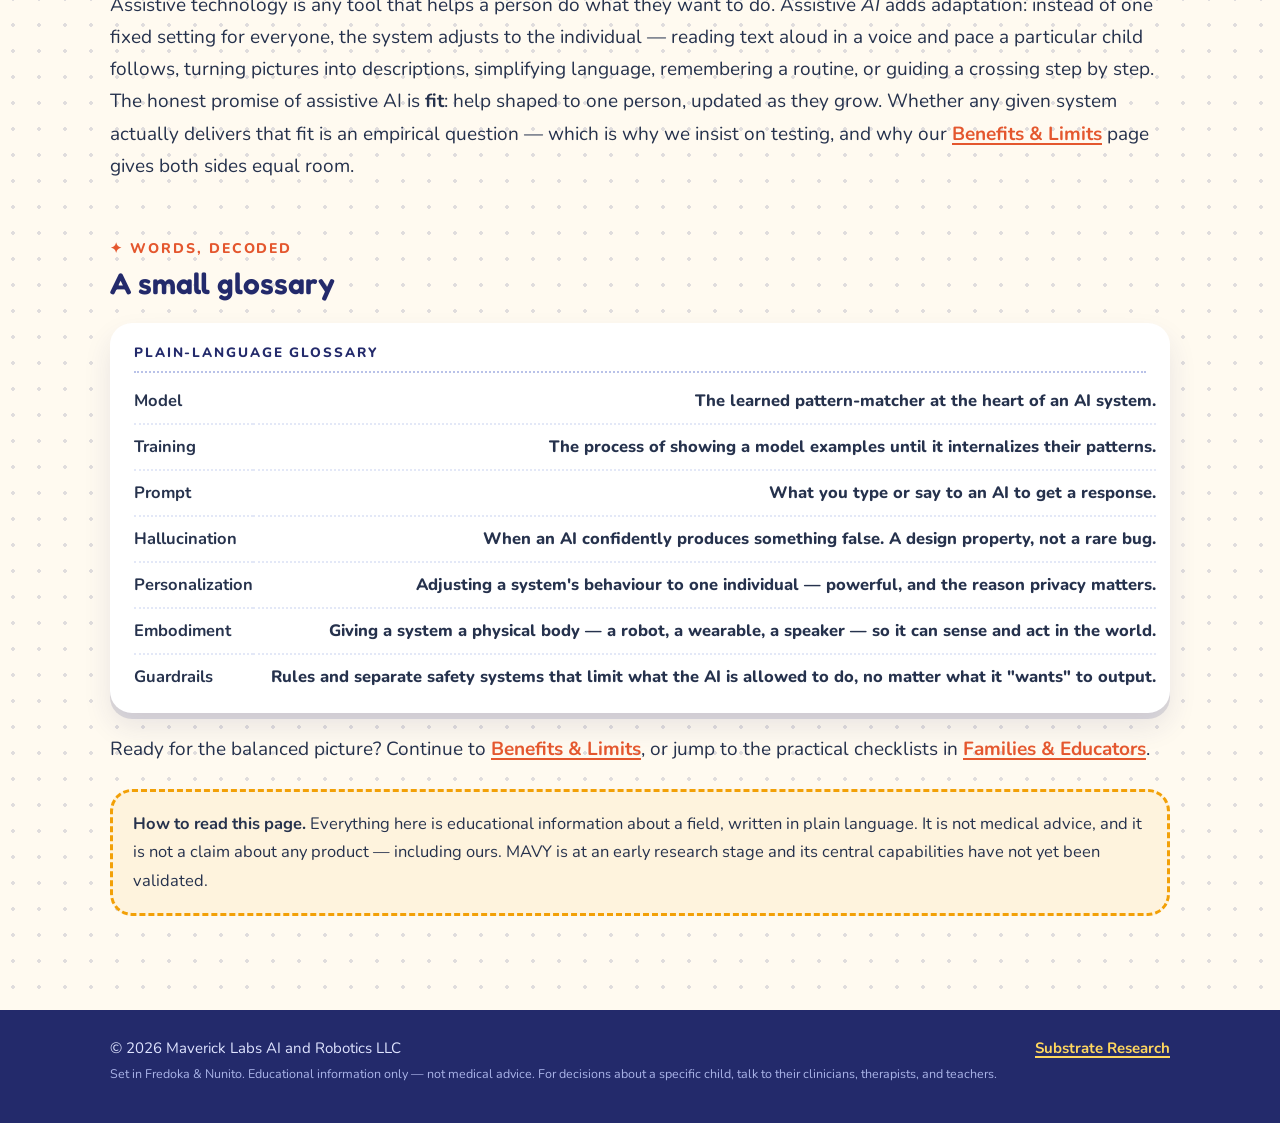
<file: understanding-ai/index.html>
<!doctype html><html lang="en"><head><meta charset="utf-8"><meta name="viewport" content="width=device-width,initial-scale=1"><meta name="description" content="What AI actually is, how assistive AI works, what it cannot do, and a plain-language glossary — written for parents, educators, and the curious."><title>Understanding AI — A Plain-Language Guide — Maverick Labs AI and Robotics</title><link rel="canonical" href="https://mavericklabsresearch.org/understanding-ai/"><meta property="og:type" content="website"><meta property="og:title" content="Understanding AI — A Plain-Language Guide — Maverick Labs AI and Robotics"><meta property="og:description" content="What AI actually is, how assistive AI works, what it cannot do, and a plain-language glossary — written for parents, educators, and the curious."><meta property="og:url" content="https://mavericklabsresearch.org/understanding-ai/"><link rel="preconnect" href="https://fonts.googleapis.com"><link rel="preconnect" href="https://fonts.gstatic.com" crossorigin><link href="https://fonts.googleapis.com/css2?family=Fredoka:wght@500;600&family=Nunito:wght@400;700;800&display=swap" rel="stylesheet"><link rel="stylesheet" href="/assets/site.css"></head><body><a class="skip" href="#main">Skip to content</a><div class="dateline"><div class="container"><span>✦ Est. 2026</span><span>Oak Grove, Missouri</span><span>Early research stage</span></div></div><header><div class="nameplate"><a class="brandname" href="/">Maverick Labs</a><div class="tagline">AI &amp; robotics, built around the child it serves.</div></div><nav class="nav" aria-label="Main navigation"><div class="container"><a href="/">Home</a><a href="/about/">About</a><a href="/mavy/">MAVY</a><a href="/mindset/">Mindset</a><a href="/understanding-ai/" aria-current="page">Understanding AI</a><a href="/benefits-and-limits/">Benefits &amp; Limits</a><a href="/families/">Families &amp; Educators</a><a href="/safety/">Safety</a><a href="/charter/">Charter</a><a href="/research/">Research</a></div></nav><div class="rainbow" aria-hidden="true"></div></header><main id="main">
<section class="pagehead"><div class="container">
<div class="kicker">✦ Education · Start here</div>
<h1>What AI is, in words a family can <em>actually use</em></h1>

<p class="standfirst">Artificial intelligence sounds like magic and is usually sold like magic. It isn't. This page explains, in plain language, what today's AI systems really are, how an assistive AI for a child would work, and where the honest edges are.</p>
</div></section>
<div class="container"><hr class="rule thick">
<section class="section"><h2><span class="no">✦ The basics</span>AI is pattern-learning software</h2>
<p>Most modern AI systems are <strong>models</strong>: programs that learn patterns from very large amounts of examples — text, pictures, sounds — and then use those patterns to produce new text, pictures, sounds, or decisions. A language model, for instance, has learned which words tend to follow which other words, so fluently that its replies can sound thoughtful. Sounding thoughtful and being thoughtful are different things, and keeping them separate in your mind is the single most useful AI skill a parent can have.</p>
<p>Three consequences follow from how these systems are built:</p>
<div class="cols">
<article><div class="num">One</div><h3>They don't know — they match</h3><p>An AI does not look facts up in a verified store unless it was specifically built to. By default it produces what <em>usually</em> fits — which is why it can state false things in a confident, polished voice.</p></article>
<article><div class="num">Two</div><h3>They are only as good as their examples</h3><p>Patterns learned from skewed examples come out skewed. A system trained mostly on typical speakers may serve a child with atypical speech poorly — unless it was deliberately designed and tested for that child.</p></article>
<article><div class="num">Three</div><h3>They don't understand your child</h3><p>An AI can respond to information about a child. That is not the same as knowing them, caring about them, or being responsible for them. Responsibility always stays with people.</p></article>
</div></section>
<section class="section"><h2><span class="no">✦ Assistive AI</span>How an assistive system works</h2>
<p>Assistive technology is any tool that helps a person do what they want to do. Assistive <em>AI</em> adds adaptation: instead of one fixed setting for everyone, the system adjusts to the individual — reading text aloud in a voice and pace a particular child follows, turning pictures into descriptions, simplifying language, remembering a routine, or guiding a crossing step by step. The honest promise of assistive AI is <strong>fit</strong>: help shaped to one person, updated as they grow. Whether any given system actually delivers that fit is an empirical question — which is why we insist on testing, and why our <a href="/benefits-and-limits/">Benefits &amp; Limits</a> page gives both sides equal room.</p></section>
<section class="section"><h2><span class="no">✦ Words, decoded</span>A small glossary</h2>
<div class="ledger"><h3>Plain-language glossary</h3>
<table>
<tr><td><strong>Model</strong></td><td>The learned pattern-matcher at the heart of an AI system.</td></tr>
<tr><td><strong>Training</strong></td><td>The process of showing a model examples until it internalizes their patterns.</td></tr>
<tr><td><strong>Prompt</strong></td><td>What you type or say to an AI to get a response.</td></tr>
<tr><td><strong>Hallucination</strong></td><td>When an AI confidently produces something false. A design property, not a rare bug.</td></tr>
<tr><td><strong>Personalization</strong></td><td>Adjusting a system's behaviour to one individual — powerful, and the reason privacy matters.</td></tr>
<tr><td><strong>Embodiment</strong></td><td>Giving a system a physical body — a robot, a wearable, a speaker — so it can sense and act in the world.</td></tr>
<tr><td><strong>Guardrails</strong></td><td>Rules and separate safety systems that limit what the AI is allowed to do, no matter what it "wants" to output.</td></tr>
</table></div>
<p>Ready for the balanced picture? Continue to <a href="/benefits-and-limits/">Benefits &amp; Limits</a>, or jump to the practical checklists in <a href="/families/">Families &amp; Educators</a>.</p>
<div class="notice"><strong>How to read this page.</strong> Everything here is educational information about a field, written in plain language. It is not medical advice, and it is not a claim about any product — including ours. MAVY is at an early research stage and its central capabilities have not yet been validated.</div>
</section>

</div></section>
</main><footer class="footer"><div class="container"><div>&copy; 2026 Maverick Labs AI and Robotics LLC<br><span class="colophon">Set in Fredoka &amp; Nunito. Educational information only — not medical advice. For decisions about a specific child, talk to their clinicians, therapists, and teachers.</span></div><div><a href="https://substrateresearch.org/">Substrate Research</a></div></div></footer></body></html>
</file>
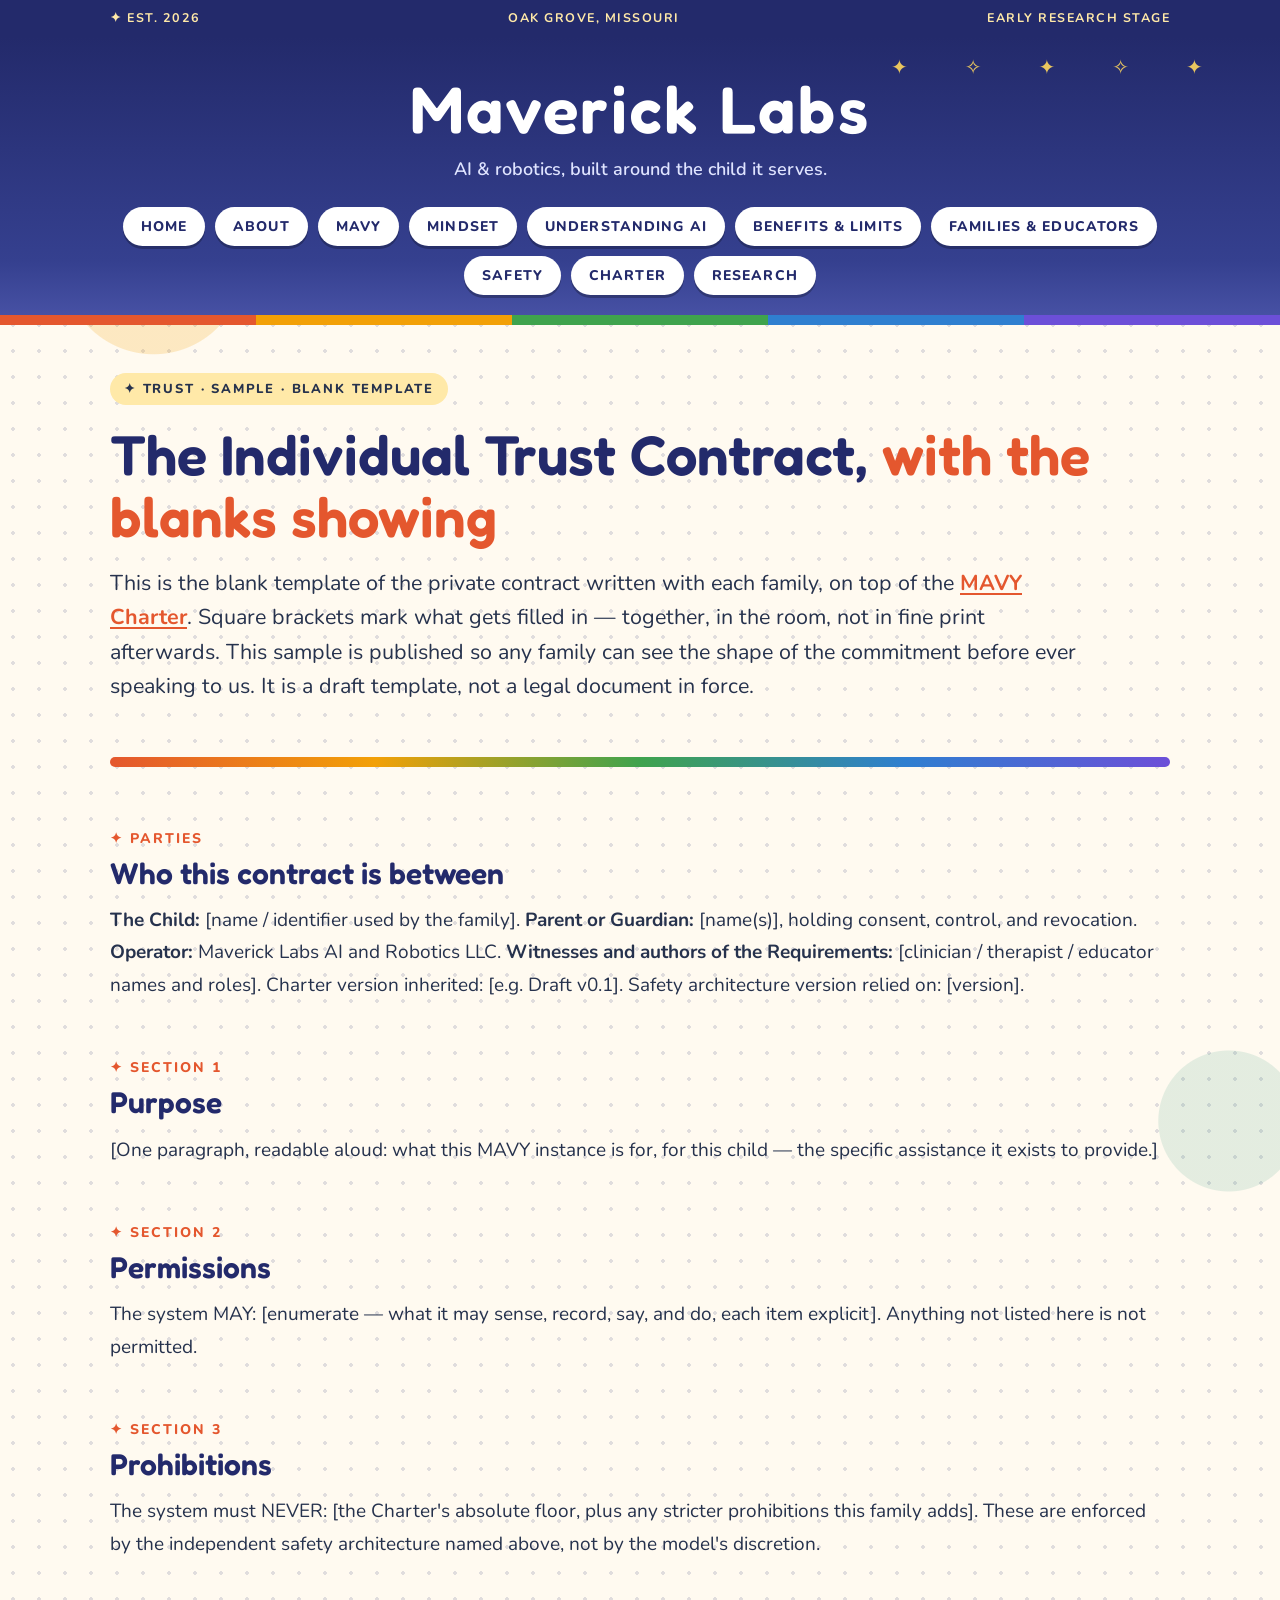
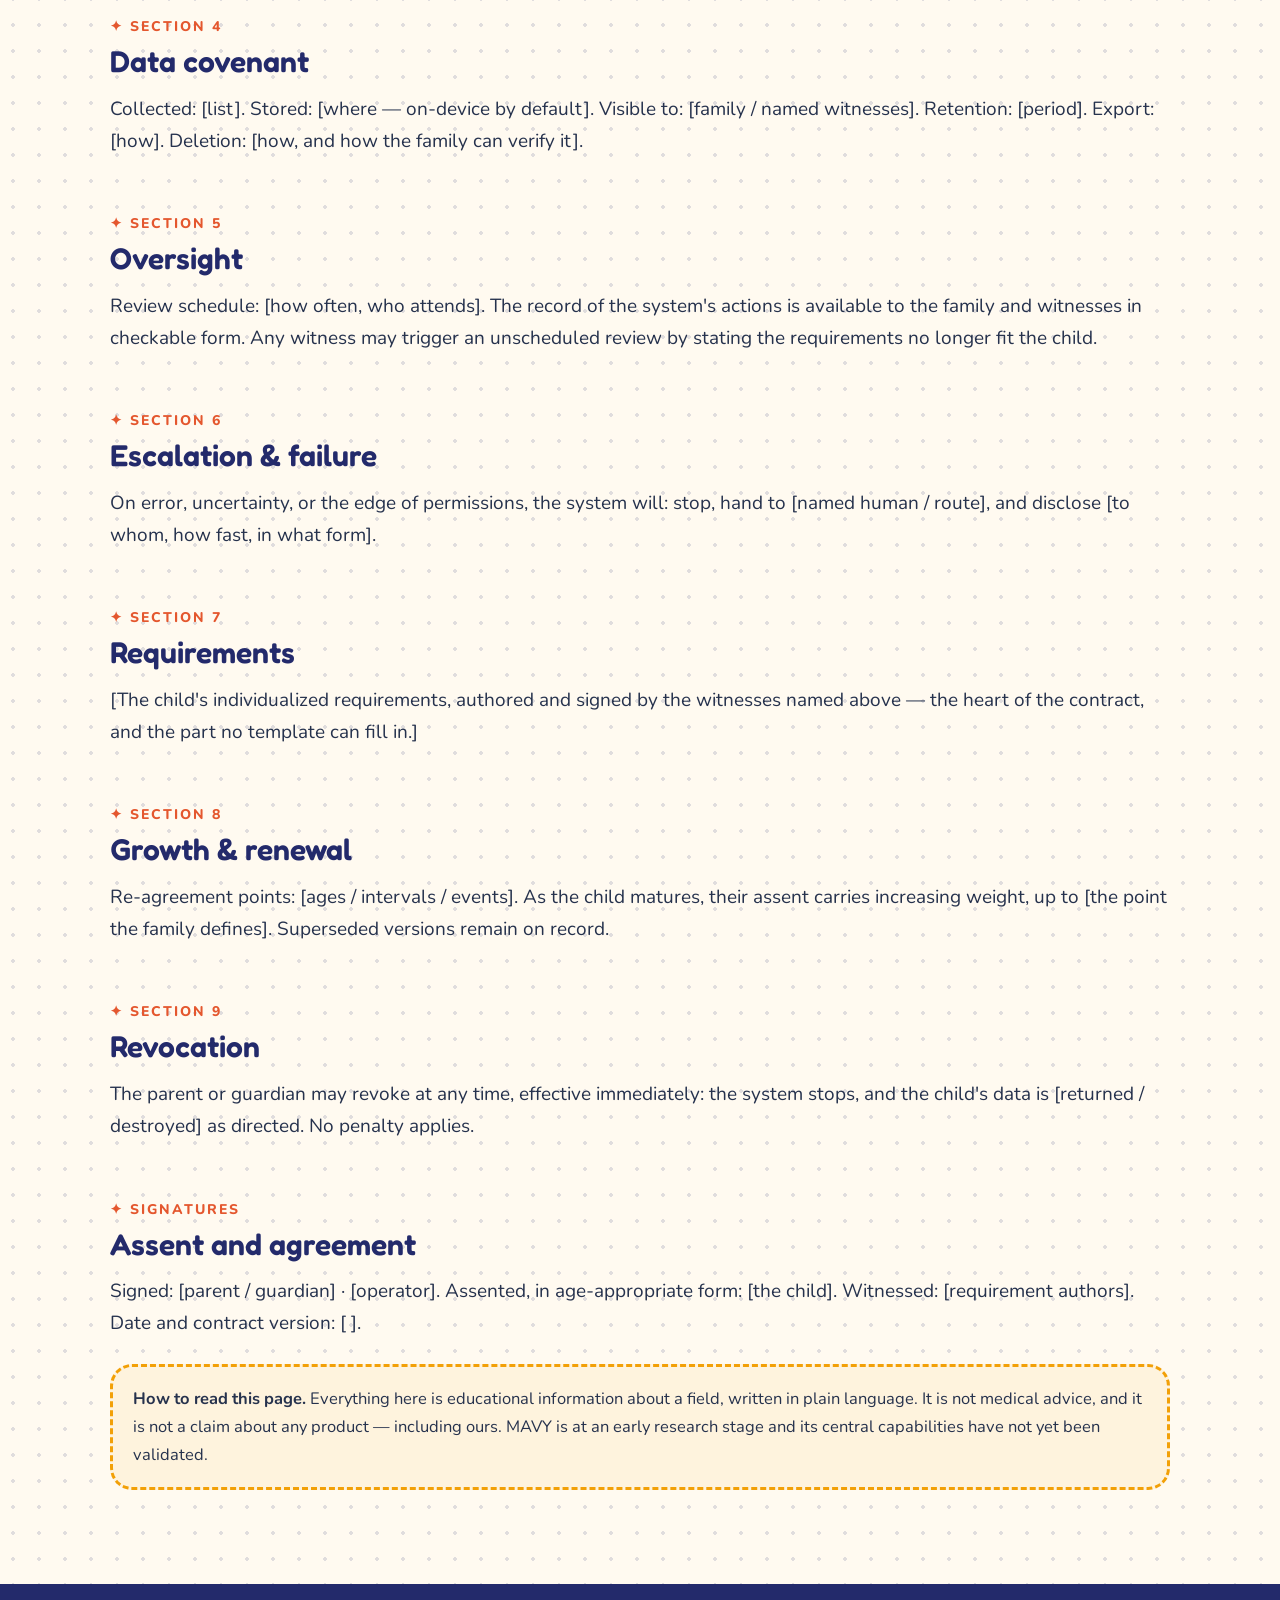
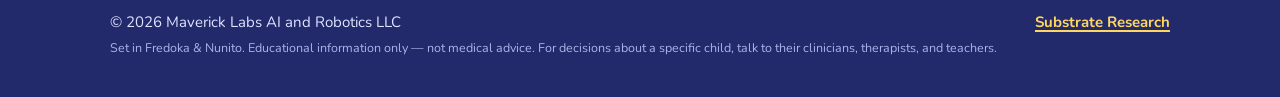
<file: charter/sample-contract/index.html>
<!doctype html><html lang="en"><head><meta charset="utf-8"><meta name="viewport" content="width=device-width,initial-scale=1"><meta name="description" content="A blank sample of the MAVY Individual Trust Contract: every section and right, with the blanks showing — the shape of what a family would sign."><title>Sample Individual Trust Contract (Blank) — Maverick Labs AI and Robotics</title><link rel="canonical" href="https://mavericklabsresearch.org/charter/sample-contract/"><meta property="og:type" content="website"><meta property="og:title" content="Sample Individual Trust Contract (Blank) — Maverick Labs AI and Robotics"><meta property="og:description" content="A blank sample of the MAVY Individual Trust Contract: every section and right, with the blanks showing — the shape of what a family would sign."><meta property="og:url" content="https://mavericklabsresearch.org/charter/sample-contract/"><link rel="preconnect" href="https://fonts.googleapis.com"><link rel="preconnect" href="https://fonts.gstatic.com" crossorigin><link href="https://fonts.googleapis.com/css2?family=Fredoka:wght@500;600&family=Nunito:wght@400;700;800&display=swap" rel="stylesheet"><link rel="stylesheet" href="/assets/site.css"></head><body><a class="skip" href="#main">Skip to content</a><div class="dateline"><div class="container"><span>✦ Est. 2026</span><span>Oak Grove, Missouri</span><span>Early research stage</span></div></div><header><div class="nameplate"><a class="brandname" href="/">Maverick Labs</a><div class="tagline">AI &amp; robotics, built around the child it serves.</div></div><nav class="nav" aria-label="Main navigation"><div class="container"><a href="/">Home</a><a href="/about/">About</a><a href="/mavy/">MAVY</a><a href="/mindset/">Mindset</a><a href="/understanding-ai/">Understanding AI</a><a href="/benefits-and-limits/">Benefits &amp; Limits</a><a href="/families/">Families &amp; Educators</a><a href="/safety/">Safety</a><a href="/charter/">Charter</a><a href="/research/">Research</a></div></nav><div class="rainbow" aria-hidden="true"></div></header><main id="main">
<section class="pagehead"><div class="container">
<div class="kicker">✦ Trust · Sample · Blank template</div>
<h1>The Individual Trust Contract, <em>with the blanks showing</em></h1>

<p class="standfirst">This is the blank template of the private contract written with each family, on top of the <a href="/charter/">MAVY Charter</a>. Square brackets mark what gets filled in — together, in the room, not in fine print afterwards. This sample is published so any family can see the shape of the commitment before ever speaking to us. It is a draft template, not a legal document in force.</p>
</div></section>
<div class="container"><hr class="rule thick">
<section class="section"><h2><span class="no">✦ Parties</span>Who this contract is between</h2>
<p><strong>The Child:</strong> [name / identifier used by the family]. <strong>Parent or Guardian:</strong> [name(s)], holding consent, control, and revocation. <strong>Operator:</strong> Maverick Labs AI and Robotics LLC. <strong>Witnesses and authors of the Requirements:</strong> [clinician / therapist / educator names and roles]. Charter version inherited: [e.g. Draft v0.1]. Safety architecture version relied on: [version].</p></section>
<section class="section"><h2><span class="no">✦ Section 1</span>Purpose</h2>
<p>[One paragraph, readable aloud: what this MAVY instance is for, for this child — the specific assistance it exists to provide.]</p></section>
<section class="section"><h2><span class="no">✦ Section 2</span>Permissions</h2>
<p>The system MAY: [enumerate — what it may sense, record, say, and do, each item explicit]. Anything not listed here is not permitted.</p></section>
<section class="section"><h2><span class="no">✦ Section 3</span>Prohibitions</h2>
<p>The system must NEVER: [the Charter's absolute floor, plus any stricter prohibitions this family adds]. These are enforced by the independent safety architecture named above, not by the model's discretion.</p></section>
<section class="section"><h2><span class="no">✦ Section 4</span>Data covenant</h2>
<p>Collected: [list]. Stored: [where — on-device by default]. Visible to: [family / named witnesses]. Retention: [period]. Export: [how]. Deletion: [how, and how the family can verify it].</p></section>
<section class="section"><h2><span class="no">✦ Section 5</span>Oversight</h2>
<p>Review schedule: [how often, who attends]. The record of the system's actions is available to the family and witnesses in checkable form. Any witness may trigger an unscheduled review by stating the requirements no longer fit the child.</p></section>
<section class="section"><h2><span class="no">✦ Section 6</span>Escalation &amp; failure</h2>
<p>On error, uncertainty, or the edge of permissions, the system will: stop, hand to [named human / route], and disclose [to whom, how fast, in what form].</p></section>
<section class="section"><h2><span class="no">✦ Section 7</span>Requirements</h2>
<p>[The child's individualized requirements, authored and signed by the witnesses named above — the heart of the contract, and the part no template can fill in.]</p></section>
<section class="section"><h2><span class="no">✦ Section 8</span>Growth &amp; renewal</h2>
<p>Re-agreement points: [ages / intervals / events]. As the child matures, their assent carries increasing weight, up to [the point the family defines]. Superseded versions remain on record.</p></section>
<section class="section"><h2><span class="no">✦ Section 9</span>Revocation</h2>
<p>The parent or guardian may revoke at any time, effective immediately: the system stops, and the child's data is [returned / destroyed] as directed. No penalty applies.</p></section>
<section class="section"><h2><span class="no">✦ Signatures</span>Assent and agreement</h2>
<p>Signed: [parent / guardian] · [operator]. Assented, in age-appropriate form: [the child]. Witnessed: [requirement authors]. Date and contract version: [ ].</p>
<div class="notice"><strong>How to read this page.</strong> Everything here is educational information about a field, written in plain language. It is not medical advice, and it is not a claim about any product — including ours. MAVY is at an early research stage and its central capabilities have not yet been validated.</div>
</section>

</div></section>
</main><footer class="footer"><div class="container"><div>&copy; 2026 Maverick Labs AI and Robotics LLC<br><span class="colophon">Set in Fredoka &amp; Nunito. Educational information only — not medical advice. For decisions about a specific child, talk to their clinicians, therapists, and teachers.</span></div><div><a href="https://substrateresearch.org/">Substrate Research</a></div></div></footer></body></html>
</file>
<file: assets/site.css>
/* Maverick Labs AI and Robotics — "Digital Wonder" theme.
   A child's sky at dusk: deep indigo, starlight, and warm colour.
   Built for wonder AND legibility: high contrast, big rounded type,
   generous spacing, visible focus — assistive begins with the website. */
:root{
  --sky:#232a6b;          /* deep indigo night sky */
  --sky2:#35408f;
  --cloud:#fffaf0;        /* warm cloud paper */
  --cloud2:#fef3dd;
  --ink:#26324d;          /* body text — high contrast on cloud */
  --muted:#4c5a7d;
  --coral:#e4572e;        /* warm coral — links/accents */
  --sun:#f2a007;          /* sunshine */
  --mint:#1d8a6e;         /* mint green */
  --grape:#6c4fd8;        /* wonder purple */
  --card:#ffffff;
  --radius:22px;
}
*{box-sizing:border-box}
html{scroll-behavior:smooth}
body{
  margin:0;color:var(--ink);
  font:19px/1.7 "Nunito","Segoe UI",system-ui,-apple-system,sans-serif;
  background:
    radial-gradient(circle at 12% 8%, rgba(242,160,7,.20) 0 90px, transparent 91px),
    radial-gradient(circle at 88% 4%, rgba(108,79,216,.16) 0 130px, transparent 131px),
    radial-gradient(circle at 96% 34%, rgba(29,138,110,.12) 0 70px, transparent 71px),
    radial-gradient(rgba(35,42,107,.14) 1.6px, transparent 1.7px),
    var(--cloud);
  background-size:auto,auto,auto,26px 26px,auto;
  -webkit-font-smoothing:antialiased;
}
a{color:var(--coral);text-decoration:underline;text-underline-offset:3px;text-decoration-thickness:2px;font-weight:700}
a:hover{color:var(--grape)}
a:focus-visible,button:focus-visible{outline:4px solid var(--sun);outline-offset:3px;border-radius:8px}
.container{width:min(1060px,calc(100% - 40px));margin:0 auto}
.skip{position:absolute;left:-999px}
.skip:focus{left:10px;top:10px;background:var(--sun);color:var(--ink);padding:10px 16px;z-index:9;border-radius:12px;font-weight:800}
/* header — the night-sky band */
.dateline{background:var(--sky);color:#ffe9a8;font:700 12.5px/1.5 "Nunito",sans-serif;text-transform:uppercase;letter-spacing:.12em}
.dateline .container{display:flex;justify-content:space-between;gap:16px;padding:9px 0;flex-wrap:wrap}
header{background:linear-gradient(180deg,var(--sky) 0%,var(--sky2) 78%,#4a54a8 100%);color:#fff;position:relative;overflow:hidden}
header::after{content:"✦ ✧ ✦ ✧ ✦";position:absolute;top:14px;right:4%;color:#ffd75e;font-size:20px;letter-spacing:26px;opacity:.9;pointer-events:none}
.nameplate{text-align:center;padding:38px 16px 8px;position:relative;z-index:1}
.nameplate .brandname{font-family:"Fredoka","Nunito",sans-serif;font-size:clamp(38px,6.6vw,66px);letter-spacing:.04em;font-weight:600;line-height:1.05;color:#fff;text-decoration:none}
.nameplate .brandname:hover{color:#ffd75e}
.nameplate .tagline{color:#dfe4ff;margin-top:10px;font-size:18px;font-weight:600}
.rainbow{height:10px;background:linear-gradient(90deg,var(--coral) 0 20%,var(--sun) 20% 40%,#3fa34d 40% 60%,#2f7fd0 60% 80%,var(--grape) 80% 100%)}
.nav{padding:14px 0 20px;position:relative;z-index:1}
.nav .container{display:flex;gap:10px;flex-wrap:wrap;justify-content:center}
.nav a{font:800 14px "Nunito",sans-serif;text-transform:uppercase;letter-spacing:.08em;color:var(--sky);background:#fff;text-decoration:none;padding:10px 18px;border-radius:999px;box-shadow:0 3px 0 rgba(0,0,0,.25)}
.nav a:hover{background:#ffd75e;color:var(--sky)}
.nav a[aria-current="page"]{background:var(--sun);color:var(--ink)}
/* body copy */
.pagehead{padding:46px 0 8px}
.kicker{display:inline-block;background:#ffe9a8;color:var(--ink);font:800 13px "Nunito",sans-serif;text-transform:uppercase;letter-spacing:.14em;padding:7px 14px;border-radius:999px;margin-bottom:18px}
h1{font-family:"Fredoka","Nunito",sans-serif;font-size:clamp(34px,5.4vw,56px);line-height:1.12;font-weight:600;margin:0 0 18px;color:var(--sky)}
h1 em{font-style:normal;color:var(--coral)}
.standfirst{font-size:21.5px;line-height:1.6;max-width:46em}
.rule{border:0;border-top:4px dotted #b9c2e8;margin:30px 0}
.rule.thick{border-top:0;height:10px;border-radius:99px;background:linear-gradient(90deg,var(--coral),var(--sun),#3fa34d,#2f7fd0,var(--grape))}
.section{padding:32px 0 10px}
h2{font-family:"Fredoka","Nunito",sans-serif;font-size:30px;font-weight:600;margin:0 0 12px;line-height:1.25;color:var(--sky)}
h2 .no{display:block;font:800 14px "Nunito",sans-serif;color:var(--coral);letter-spacing:.14em;margin-bottom:7px;text-transform:uppercase}
h3{font-family:"Fredoka","Nunito",sans-serif;font-size:21px;font-weight:600;margin:0 0 8px;color:var(--sky)}
p{margin:0 0 15px}
.lede{font-size:20px}
.small{font-size:15.5px;color:var(--muted)}
.mono{font-family:ui-monospace,"Courier New",monospace}
/* cards — the three pillars */
.cols{display:grid;grid-template-columns:repeat(3,1fr);gap:18px;margin:20px 0}
.cols article{background:var(--card);border-radius:var(--radius);padding:24px;box-shadow:0 6px 0 rgba(35,42,107,.14),0 14px 28px rgba(35,42,107,.10);border-top:10px solid var(--sun)}
.cols article:nth-child(2){border-top-color:var(--mint)}
.cols article:nth-child(3){border-top-color:var(--grape)}
.cols .num{font:800 12.5px "Nunito",sans-serif;color:var(--coral);letter-spacing:.14em;text-transform:uppercase}
.cols h3{font-size:23px;margin:7px 0 9px}
.cols p{font-size:16.5px}
/* ledger & panels, wonder-styled */
.ledger{background:var(--card);border-radius:var(--radius);padding:8px 24px 14px;margin:20px 0;box-shadow:0 6px 0 rgba(35,42,107,.14),0 14px 28px rgba(35,42,107,.10)}
.ledger h3{font:800 13.5px "Nunito",sans-serif;text-transform:uppercase;letter-spacing:.14em;border-bottom:2px dotted #b9c2e8;padding:12px 0 9px;margin:0 0 6px;color:var(--sky)}
.ledger table{width:100%;border-collapse:collapse;font-size:16.5px}
.ledger td{padding:8px 0;border-bottom:2px dotted #e3e8f7;vertical-align:top}
.ledger td:last-child{text-align:right;font-weight:800;white-space:nowrap;padding-left:18px}
.ledger tr:last-child td{border-bottom:0}
.panel{border-radius:var(--radius);overflow:hidden;background:#101638;margin:28px 0;box-shadow:0 8px 0 rgba(35,42,107,.25),0 18px 34px rgba(35,42,107,.18)}
.panel img{display:block;width:100%;height:auto}
.panel figcaption{background:var(--card);font-size:14.5px;line-height:1.55;padding:13px 16px;color:var(--ink)}
.panel figcaption b{text-transform:uppercase;letter-spacing:.08em;color:var(--coral)}
/* entries, notices, bubbles */
.entry{border-top:3px dotted #b9c2e8;padding:20px 0}
.entry:first-of-type{border-top:0}
.entry h3{font-size:23px}
.entry .meta{font:800 12.5px "Nunito",sans-serif;text-transform:uppercase;letter-spacing:.09em;color:var(--muted);margin-bottom:7px}
.entry p{max-width:52em}
.notice{background:var(--cloud2);border:3px dashed var(--sun);border-radius:var(--radius);padding:18px 20px;margin:24px 0;font-size:16.5px}
.predict{background:var(--card);border-radius:var(--radius);padding:22px 24px;margin:24px 0;box-shadow:0 6px 0 rgba(35,42,107,.14)}
.predict h3{font:800 14.5px "Nunito",sans-serif;text-transform:uppercase;letter-spacing:.13em}
.bubble{background:#fff;border-radius:20px;padding:16px 19px;position:relative;font-size:16.5px;box-shadow:0 5px 0 rgba(35,42,107,.14);margin:18px 0}
.bubble::after{content:"";position:absolute;left:46px;bottom:-12px;border-width:13px 10px 0 10px;border-style:solid;border-color:#fff transparent transparent transparent}
.obit{background:#fff;border-radius:var(--radius);padding:24px;margin:22px 0;box-shadow:0 6px 0 rgba(35,42,107,.14)}
.stamp{display:inline-block;background:var(--coral);color:#fff;font:800 12.5px "Nunito",sans-serif;letter-spacing:.16em;padding:8px 15px;border-radius:999px;transform:rotate(-3deg);text-transform:uppercase}
table.verdict{width:100%;border-collapse:separate;border-spacing:0;margin:18px 0;font-size:16.5px;background:var(--card);border-radius:16px;overflow:hidden;box-shadow:0 5px 0 rgba(35,42,107,.12)}
table.verdict th,table.verdict td{padding:10px 13px;text-align:left;border-bottom:2px dotted #e3e8f7}
table.verdict th{font:800 12.5px "Nunito",sans-serif;text-transform:uppercase;letter-spacing:.1em;background:#ffe9a8;color:var(--ink)}
.pass{color:var(--mint);font-weight:800}.miss{color:var(--coral);font-weight:800}.unv{color:var(--grape);font-weight:800}
.prose{max-width:760px}
.prose p{font-size:18.5px}
.prose h2{margin-top:36px}
/* footer */
.footer{background:var(--sky);color:#dfe4ff;margin-top:60px;padding:26px 0 36px;font-size:15px}
.footer .container{display:flex;justify-content:space-between;gap:20px;flex-wrap:wrap}
.footer a{color:#ffd75e}
.colophon{font-size:12.5px;margin-top:10px;color:#aab4e8}
@media(max-width:820px){
  body{font-size:18px}.standfirst{font-size:20px}
  .cols{grid-template-columns:1fr}
  .dateline .container{justify-content:center;text-align:center}
  header::after{display:none}
}
@media (prefers-reduced-motion: reduce){
  html{scroll-behavior:auto}
}
</file>
